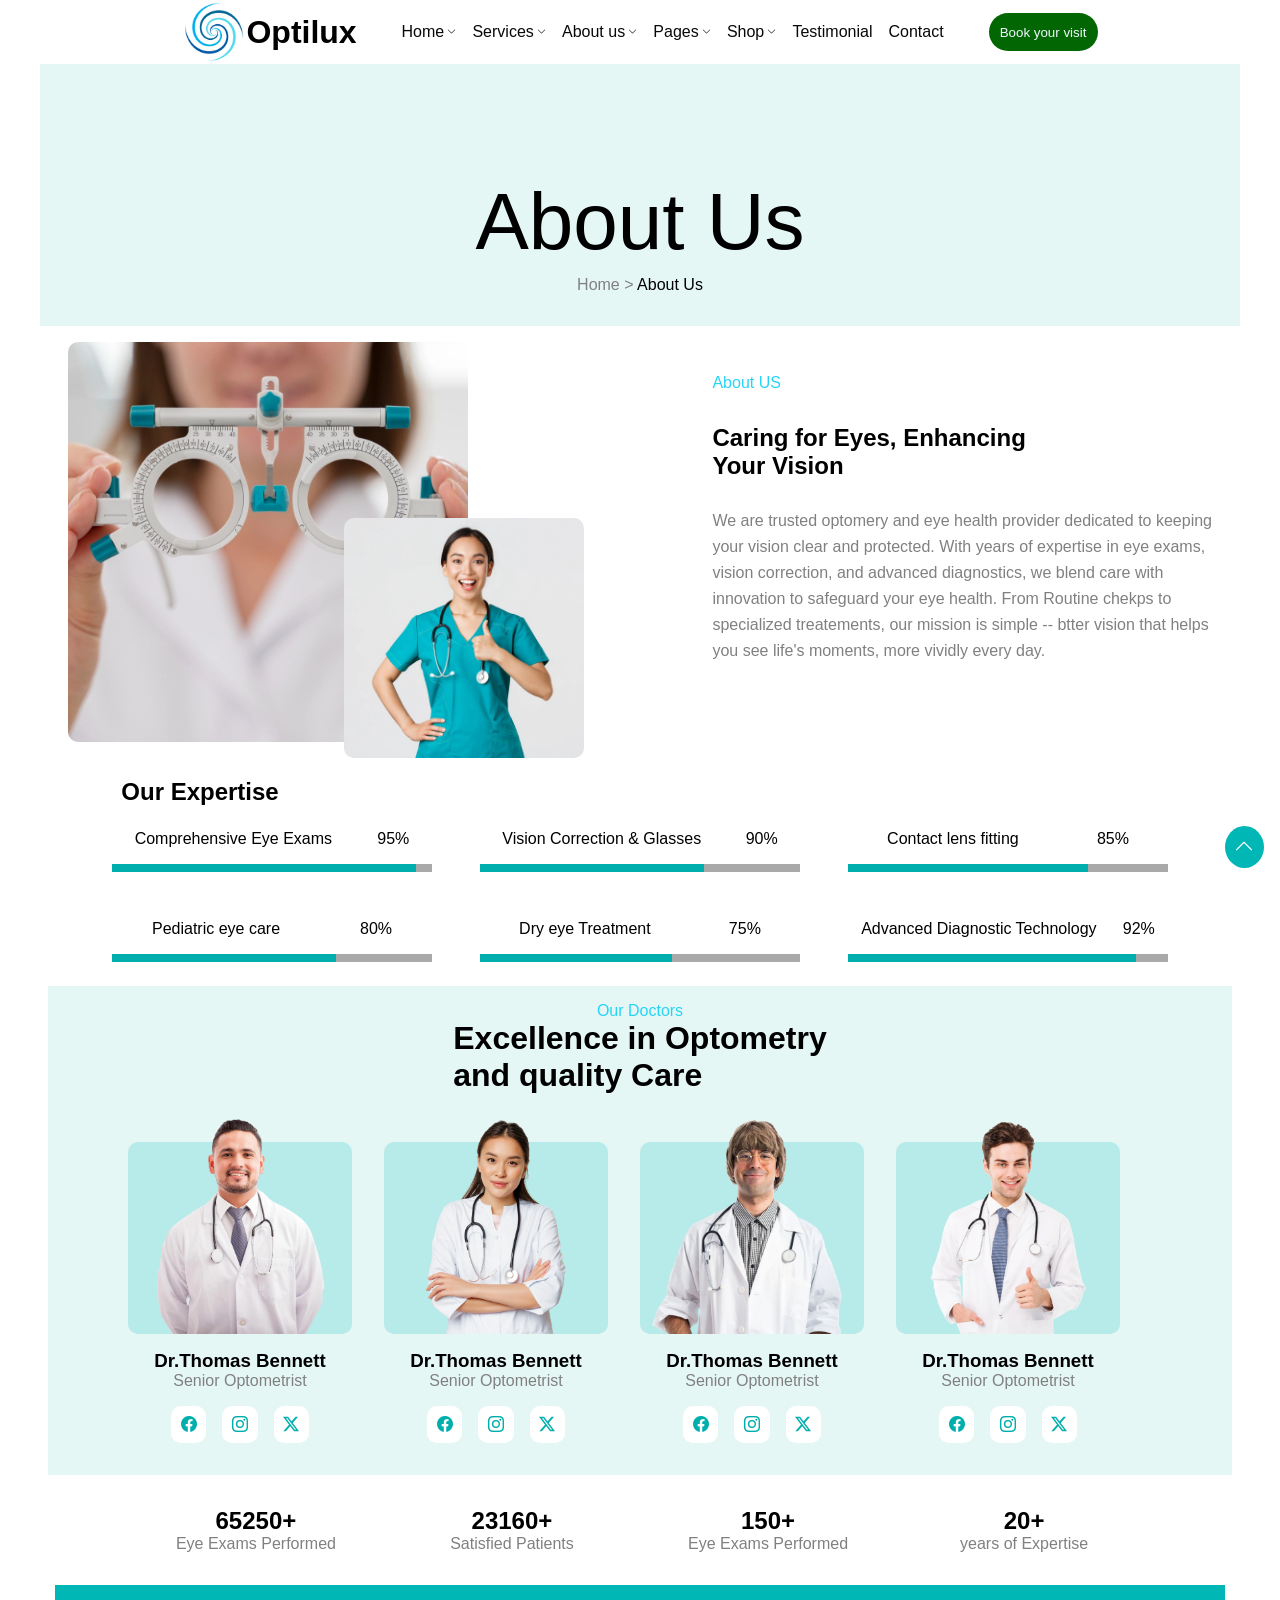
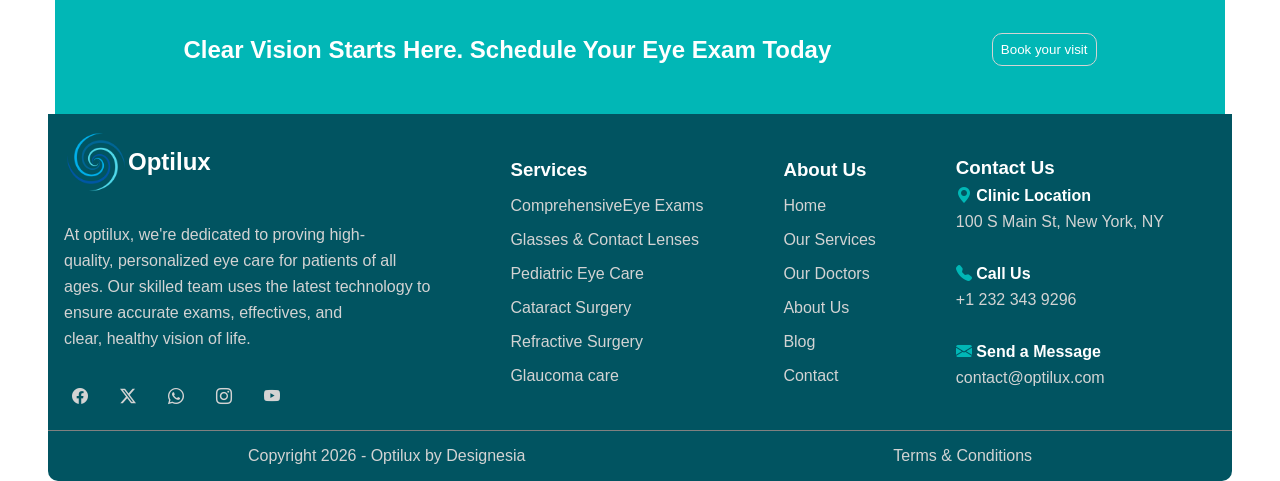
<file: about.html>
<!DOCTYPE html>
<html lang="en">
<head>
    <meta charset="UTF-8">
    <meta name="viewport" content="width=device-width, initial-scale=1.0">
    <link rel="stylesheet" href="public/css/about.css">
    <link rel="stylesheet" href="https://cdn.jsdelivr.net/npm/bootstrap-icons@1.11.3/font/bootstrap-icons.min.css">
    <title>Document</title>
     
</head>
<body>
    <header class="thetop">
        <div class="imgandtitle">
       <img src="public/images/pngtree-hurricane-vortex-logo-symbol-png-image_6435398.png" alt="">
        <h1>Optilux</h1>
        </div>
       
        <nav class="thenavbar">
         <ul>
            <li><a href="index.html">Home <i class="bi bi-chevron-down" style="font-size: xx-small;"></i></a></li>
            <li><a href="services.html">Services <i class="bi bi-chevron-down" style="font-size: xx-small;"></i></a></li>
            <li><a href="about.html">About us <i class="bi bi-chevron-down" style="font-size: xx-small;"></i></a></li>
            <li><a href="faq.html">Pages <i class="bi bi-chevron-down" style="font-size: xx-small;"></i></a></li>
            <li><a href="shop1.html">Shop <i class="bi bi-chevron-down" style="font-size: xx-small;"></i></a></li>
            <li><a href="">Testimonial</a></li>
            <li><a href="contact.html">Contact</a></li>
         </ul>
        </nav>
        <button class="btn1"><p>Book your visit</p></button>
    </header>
<main>
    <section class="conta1">
        <div class="box1">
            <h1 class="h1first">About Us</h1>
            <p><span class="grayp">Home > </span>About Us </p>
        </div>
    </section>

    <section class="conta2">
   <div class="box2">
    <img class="c2frstimg" src="public/images/massen.webp" alt="">
    <img class="c2scdimg" src="public/images/thumsup.webp" alt="">
   </div>

   <div class="box3">
    <p class="bluep">About US</p>
    <h1>Caring for Eyes, Enhancing <br> Your Vision</h1>
    <div class="clsdivtxt">
        <p class="grayp">We are trusted optomery and eye health provider dedicated to keeping
        <p class="grayp">your vision clear and protected. With years of expertise  in eye exams,</p> 
        <p class="grayp"> vision correction, and advanced diagnostics, we blend care with </p>
        <p class="grayp">innovation to safeguard your eye health. From Routine chekps to </p>
        <p class="grayp">specialized treatements, our mission is simple -- btter vision that helps</p> 
        <p class="grayp">you see life's moments, more vividly every day.</p>
    </div>
   
   </div>

    </section>
    <!--todo the start of the div that contain the last part of the section    -->
    <h2 class="marglf">Our Expertise</h2>
<div class="container2">
    <!-- ?the begin of  box3 -->
     <div class="box4">
        
        <div class="analis">
            <div class="textpercentage"><p>Comprehensive Eye Exams</p> <p class="plightgray">95%</p> </div>
            <div class="grayone"><div class="greenone"></div></div>
        </div>
        
        <div class="analis">
            <div class="textpercentage"><p>Vision Correction & Glasses</p> <p class="plightgray">90%</p> </div>
            <div class="grayone"><div class="greenone1"></div></div>
        </div>
        
        <div class="analis">
            <div class="textpercentage"><p>Contact lens fitting</p> <p class="plightgray">85%</p> </div>
            <div class="grayone"><div class="greenone2"></div></div>
        </div>
        
        <div class="analis">
            <div class="textpercentage"><p>Pediatric eye care</p> <p class="plightgray">80%</p> </div>
            <div class="grayone"><div class="greenone3"></div></div>
        </div>
        
        <div class="analis">
            <div class="textpercentage"><p>Dry eye Treatment</p> <p class="plightgray">75%</p> </div>
            <div class="grayone"><div class="greenone4"></div></div>
        </div>
        
        <div class="analis">
            <div class="textpercentage"><p>Advanced Diagnostic Technology</p> <p class="plightgray">92%</p> </div>
            <div class="grayone"><div class="greenone5"></div></div>
        </div>
        <!--? the end of the box3 -->
     </div>
<!-- todo the end of the div that contain the last part of the section -->
</div>  

<!-- the div that contain the text before the section -->
 <div class="div§txt§">
       <p class="bluep">Our Doctors</p>
       <h1>Excellence in Optometry <br> and quality Care</h1> 
    </div>
<section class="conta3">
   
    

    <div class="div-cards">
          <!--? the card that contain the img and the text and the box -->
<div>
    <div class="imgbox">
       <img class="imgmex" src="public/images/mexi.webp" alt=""> 
    </div>
    
    <div>
        <div class="txtdr">
          <h3>Dr.Thomas Bennett</h3>
        <p class="grayp">Senior Optometrist</p>  
        </div>
        
        <div class="iconconta">
            <div class="iconbox"><i class="bi bi-facebook"></i></div><div class="iconbox"><i class="bi bi-instagram"></i></div><div class="iconbox"><i class="bi bi-twitter-x"></i></div>
        </div>

    </div>
    <!--? the card that contain the img and the text and the box -->
</div>


    <!--? the card that contain the img and the text and the box -->
<div>
    <div class="imgbox">
       <img class="imgmex" src="public/images/toky.webp" alt=""> 
    </div>
    
    <div>
        <div class="txtdr">
          <h3>Dr.Thomas Bennett</h3>
        <p class="grayp">Senior Optometrist</p>  
        </div>
        
        <div class="iconconta">
            <div class="iconbox"><i class="bi bi-facebook"></i></div><div class="iconbox"><i class="bi bi-instagram"></i></div><div class="iconbox"><i class="bi bi-twitter-x"></i></div>
        </div>

    </div>
    <!--? the card that contain the img and the text and the box -->
</div>


    <!--? the card that contain the img and the text and the box -->
<div>
    <div class="imgbox">
       <img class="imgmex" src="public/images/haiw.webp" alt=""> 
    </div>
    
    <div>
        <div class="txtdr">
          <h3>Dr.Thomas Bennett</h3>
        <p class="grayp">Senior Optometrist</p>  
        </div>
        
        <div class="iconconta">
            <div class="iconbox"><i class="bi bi-facebook"></i></div><div class="iconbox"><i class="bi bi-instagram"></i></div><div class="iconbox"><i class="bi bi-twitter-x"></i></div>
        </div>

    </div>
    <!--? the card that contain the img and the text and the box -->
</div>

    <!--? the card that contain the img and the text and the box -->
<div>
    <div class="imgbox">
       <img class="imgmex" src="public/images/sthaiw.webp" alt=""> 
    </div>
    
    <div>
        <div class="txtdr">
          <h3>Dr.Thomas Bennett</h3>
        <p class="grayp">Senior Optometrist</p>  
        </div>
        
        <div class="iconconta">
            <div class="iconbox"><i class="bi bi-facebook"></i></div><div class="iconbox"><i class="bi bi-instagram"></i></div><div class="iconbox"><i class="bi bi-twitter-x"></i></div>
        </div>

    </div>
    <!--? the card that contain the img and the text and the box -->
</div>  


    </div>

</section>

<section class="conta4">
    <div class="card2">
      <h1>65250+</h1>
      <p class="grayp">Eye Exams Performed</p>
    </div>
    <div class="card2">
      <h1>23160+</h1>
      <p class="grayp">Satisfied Patients</p>
    </div>

    <div class="card2">
      <h1>150+</h1>
      <p class="grayp">Eye Exams Performed</p>
    </div>

    <div class="card2">
      <h1>20+</h1>
      <p class="grayp">years of Expertise</p>
    </div>
</section>

   <div class="vdtxt">
    <h2>Clear Vision Starts Here. Schedule Your Eye Exam Today</h2>
     <button class="btnvd">Book your visit</button>    
</div>
<section class="conta8">
       <!-- ? the div that contain the icon and the title and the text and the logos -->
        <div class="box6">
           <div class="imgandtitle">
       <img src="public/images/pngtree-hurricane-vortex-logo-symbol-png-image_6435398.png" alt="">
        <h1>Optilux</h1>
        </div>

        <div class="txt6div">
             <p class="pwhitebold">At optilux, we're dedicated to proving high-</p>
             <p class="pwhitebold">quality, personalized eye care for patients of all</p>
             <p class="pwhitebold">ages. Our skilled team uses the latest technology to </p>
             <p class="pwhitebold"> ensure accurate exams, effectives, and </p> 
             <p class="pwhitebold"> clear, healthy vision of life. </p>

        </div>
        <!-- * the div that has the logos -->
        <div class="iconboxdiv">
          <div class="iconbox2"><i class="bi bi-facebook"></i></div>
          <div class="iconbox2"><i class="bi bi-twitter-x"></i></div>
          <div class="iconbox2"><i class="bi bi-whatsapp"></i></div>
          <div class="iconbox2"><i class="bi bi-instagram"></i></div>
          
          
          <div class="iconbox2"><i class="bi bi-youtube"></i></div>

        <!-- * the end of the div that has the logos  -->
        </div>
 <!--? the div that contain the icon and the title and the text and the logos -->
        </div>

        <!-- ? the start of the div that contain the services section -->
         <div class="box7">
            <h3>Services</h3>
            <p class="pwhitebold">ComprehensiveEye Exams</p>
            <p class="pwhitebold">Glasses & Contact Lenses</p>
            <p class="pwhitebold">Pediatric Eye Care</p>
            <p class="pwhitebold">Cataract Surgery</p>
            <p class="pwhitebold">Refractive Surgery</p>
            <p class="pwhitebold">Glaucoma care</p>
          <!-- ? the end of the div that contain the services section -->
        </div>

        <!-- ? the start of the div that contain the About us part -->
         <div class="box8">
        <h3>About Us</h3>
        <p class="pwhitebold">Home</p>
        <p class="pwhitebold">Our Services</p>
        <p class="pwhitebold">Our Doctors</p>
        <p class="pwhitebold">About Us</p>
        <p class="pwhitebold">Blog</p>
        <p class="pwhitebold">Contact</p>
            <!-- ? the end of thediv that contain the About us part -->
         </div>

         <!--? the start of the div that contain the contact part  -->
         <div class="box9">
               <h3>Contact Us</h3>
               <h4><i class="bi bi-geo-alt-fill" style="color: rgb(1, 183, 182);"></i>  Clinic Location</h4>
               <p class="pwhitebold">100 S Main St, New York, NY</p>
               <br>
               <h4><i class="bi bi-telephone-fill" style="color:rgb(1, 183, 182);"></i>  Call Us</h4>
               <p class="pwhitebold"> +1 232 343 9296</p>
               <br>
               <h4><i class="bi bi-envelope-fill" style="color: rgb(1, 183, 182);"></i>  Send a Message</h4>
               <p class="pwhitebold">contact@optilux.com</p>
            <!-- ? the end of div that contain the contact part -->
         </div>
</section>
    </main>

    <footer>
        <div class="ft">
<p class="pwhitebold">Copyright 2026 - Optilux by Designesia</p>
        <p class="pwhitebold">Terms & Conditions</p>
        </div>
          <div class="btn-fxd-last"><i class="bi bi-chevron-up"></i></div>
    </footer>

    
</body>
</html>
</file>
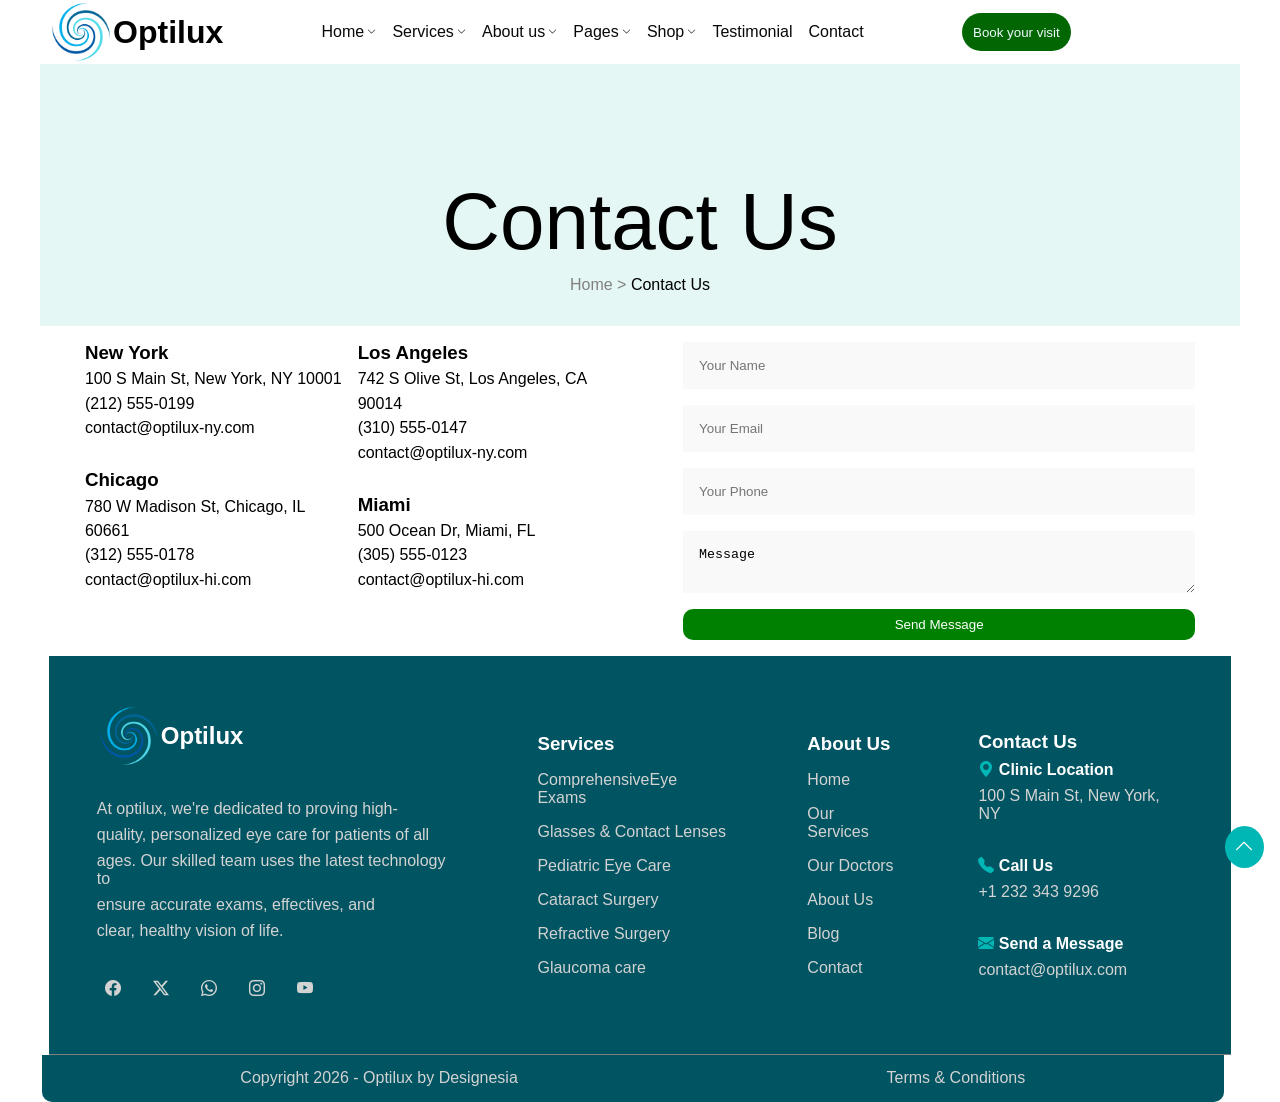
<file: contact.html>
<!DOCTYPE html>
<html lang="en">
<head>
    <meta charset="UTF-8">
    <meta name="viewport" content="width=device-width, initial-scale=1.0">
    <title>Document</title>
    <link rel="stylesheet" href="public/css/contact.css">
    <link rel="stylesheet" href="https://cdn.jsdelivr.net/npm/bootstrap-icons@1.11.3/font/bootstrap-icons.min.css">
</head>
<body>
    <header class="thetop">
        <div class="imgandtitle">
       <img src="public/images/pngtree-hurricane-vortex-logo-symbol-png-image_6435398.png" alt="">
        <h1>Optilux</h1>
        </div>
       
        <nav class="thenavbar">
         <ul>
            <li><a href="index.html">Home <i class="bi bi-chevron-down" style="font-size: xx-small;"></i></a></li>
            <li><a href="services.html">Services <i class="bi bi-chevron-down" style="font-size: xx-small;"></i></a></li>
            <li><a href="about.html">About us <i class="bi bi-chevron-down" style="font-size: xx-small;"></i></a></li>
            <li><a href="faq.html">Pages <i class="bi bi-chevron-down" style="font-size: xx-small;"></i></a></li>
            <li><a href="shop1.html">Shop <i class="bi bi-chevron-down" style="font-size: xx-small;"></i></a></li>
            <li><a href="testemolnials.html">Testimonial</a></li>
            <li><a href="contact.html">Contact</a></li>
         </ul>
        </nav>
        <button class="btn1"><p>Book your visit</p></button>
    </header>
    <main>
          <section class="conta1">
        <div class="box1">
            <h1 class="h1first">Contact Us</h1>
            <p><span class="grayp">Home > </span> Contact Us</p>
        </div>
    </section>

    <section class="conta2">

        <div class="boxinright">
          <div class="middle-box">
            <div class="txt§ct"><h3>New York</h3><p>100 S Main St, New York, NY 10001</p><p>(212) 555-0199</p><p>contact@optilux-ny.com</p></div>
            <div class="txt§ct"><h3>Chicago</h3> <p>780 W Madison St, Chicago, IL</p> <p>60661</p><p>(312) 555-0178</p><p>contact@optilux-hi.com</p></div>
        </div>

        <div class="middle-box">
            <div class="txt§ct"><h3>Los Angeles</h3><p>742 S Olive St, Los Angeles, CA </p><p>90014</p><p>(310) 555-0147</p><p>contact@optilux-ny.com</p></div>
            <div class="txt§ct"><h3>Miami</h3> <p>500 Ocean Dr, Miami, FL</p><p>(305) 555-0123</p><p>contact@optilux-hi.com</p></div>
        </div>  
        </div>
        
      
        <form class="formf" action="">
            <input class="inputb" type="text" placeholder="Your Name">
            <input class="inputb" type="text" placeholder="Your Email">
            <input class="inputb" type="text" placeholder="Your Phone">
            <textarea name="" id="" class="inputb">Message</textarea>
            <button class="btnform">Send Message</button>
        </form>
    </section>

    
    <section class="conta8">
       <!-- ? the div that contain the icon and the title and the text and the logos -->
        <div class="box6">
           <div class="imgandtitle">
       <img src="public/images/pngtree-hurricane-vortex-logo-symbol-png-image_6435398.png" alt="">
        <h1>Optilux</h1>
        </div>

        <div class="txt6div">
             <p class="pwhitebold">At optilux, we're dedicated to proving high-</p>
             <p class="pwhitebold">quality, personalized eye care for patients of all</p>
             <p class="pwhitebold">ages. Our skilled team uses the latest technology to </p>
             <p class="pwhitebold"> ensure accurate exams, effectives, and </p> 
             <p class="pwhitebold"> clear, healthy vision of life. </p>

        </div>
         <!-- * the div that has the logos -->
        <div class="iconboxdiv">
          <div class="iconbox2"><i class="bi bi-facebook"></i></div>
          <div class="iconbox2"><i class="bi bi-twitter-x"></i></div>
          <div class="iconbox2"><i class="bi bi-whatsapp"></i></div>
          <div class="iconbox2"><i class="bi bi-instagram"></i></div>
          
          
          <div class="iconbox2"><i class="bi bi-youtube"></i></div>

        <!-- * the end of the div that has the logos  -->
        </div>
 <!--? the div that contain the icon and the title and the text and the logos -->
        </div>

        <!-- ? the start of the div that contain the services section -->
         <div class="box7">
            <h3>Services</h3>
            <p class="pwhitebold">ComprehensiveEye Exams</p>
            <p class="pwhitebold">Glasses & Contact Lenses</p>
            <p class="pwhitebold">Pediatric Eye Care</p>
            <p class="pwhitebold">Cataract Surgery</p>
            <p class="pwhitebold">Refractive Surgery</p>
            <p class="pwhitebold">Glaucoma care</p>
          <!-- ? the end of the div that contain the services section -->
        </div>

        <!-- ? the start of the div that contain the About us part -->
         <div class="box8">
        <h3>About Us</h3>
        <p class="pwhitebold">Home</p>
        <p class="pwhitebold">Our Services</p>
        <p class="pwhitebold">Our Doctors</p>
        <p class="pwhitebold">About Us</p>
        <p class="pwhitebold">Blog</p>
        <p class="pwhitebold">Contact</p>
            <!-- ? the end of thediv that contain the About us part -->
         </div>

         <!--? the start of the div that contain the contact part  -->
         <div class="box9">
               <h3>Contact Us</h3>
               <h4><i class="bi bi-geo-alt-fill" style="color: rgb(1, 183, 182);"></i> Clinic Location</h4>
               <p class="pwhitebold">100 S Main St, New York, NY</p>
               <br>
               <h4><i class="bi bi-telephone-fill" style="color:rgb(1, 183, 182);"></i> Call Us</h4>
               <p class="pwhitebold"> +1 232 343 9296</p>
               <br>
               <h4><i class="bi bi-envelope-fill" style="color: rgb(1, 183, 182);"></i> Send a Message</h4>
               <p class="pwhitebold">contact@optilux.com</p>
            <!-- ? the end of div that contain the contact part -->
         </div>
</section>
    </main>
     <footer>
        <p class="pwhitebold">Copyright 2026 - Optilux by Designesia</p>
        <p class="pwhitebold">Terms & Conditions</p>
          <div class="btn-fxd-last"><i class="bi bi-chevron-up"></i></div>
    </footer>
</body>
</html>
</file>
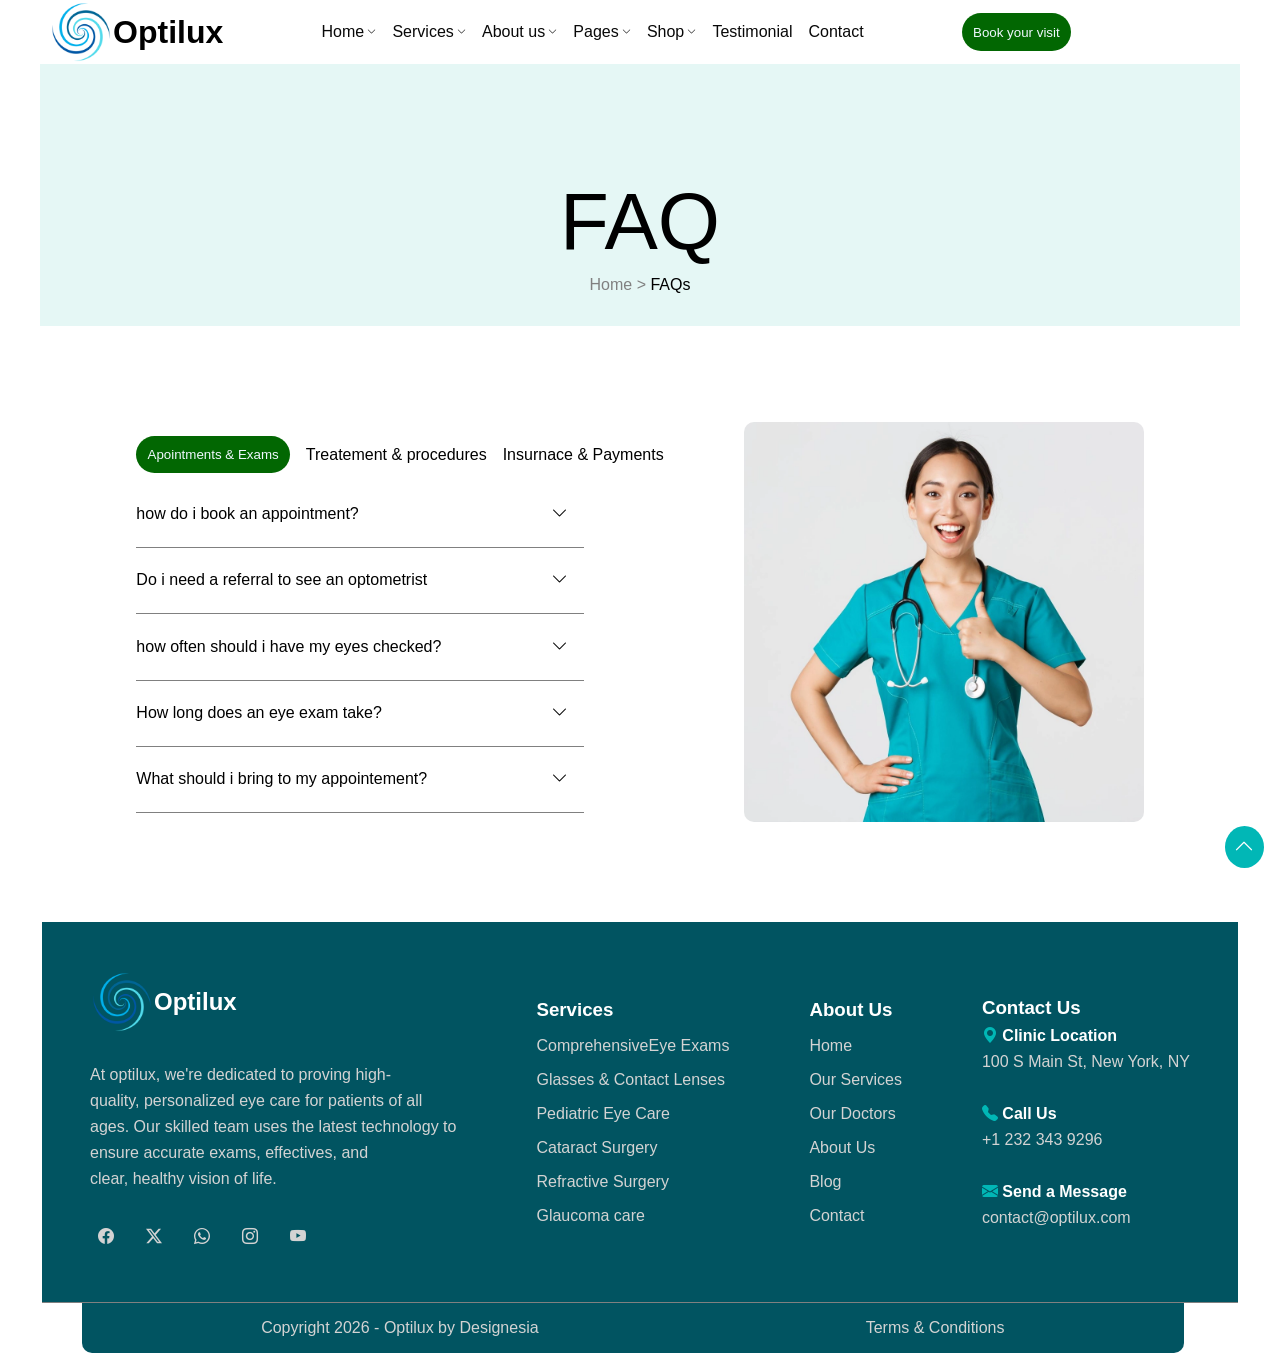
<file: faq.html>
<!DOCTYPE html>
<html lang="en">
<head>
    <meta charset="UTF-8">
    <meta name="viewport" content="width=device-width, initial-scale=1.0">
    <title>Document</title>
        <link rel="stylesheet" href="https://cdn.jsdelivr.net/npm/bootstrap-icons@1.11.3/font/bootstrap-icons.min.css">
    <link rel="stylesheet" href="public/css/faq.css">
</head>
<body>
     <header class="thetop">
        <div class="imgandtitle">
       <img src="public/images/pngtree-hurricane-vortex-logo-symbol-png-image_6435398.png" alt="">
        <h1>Optilux</h1>
        </div>
       
        <nav class="thenavbar">
         <ul>
            <li><a href="index.html">Home <i class="bi bi-chevron-down" style="font-size: xx-small;"></i></a></li>
            <li><a href="services.html">Services <i class="bi bi-chevron-down" style="font-size: xx-small;"></i></a></li>
            <li><a href="about.html">About us <i class="bi bi-chevron-down" style="font-size: xx-small;"></i></a></li>
            <li><a href="faq.html">Pages <i class="bi bi-chevron-down" style="font-size: xx-small;"></i></a></li>
            <li><a href="shop1.html">Shop <i class="bi bi-chevron-down" style="font-size: xx-small;"></i></a></li>
            <li><a href="testemolnials.html">Testimonial</a></li>
            <li><a href="contact.html">Contact</a></li>
         </ul>
        </nav>
        <button class="btn1"><p>Book your visit</p></button>
    </header>
 <main>
 <section class="conta1">
        <div class="box1">
            <h1 class="h1first">FAQ</h1>
            <p><span class="grayp">Home > </span> FAQs</p>
        </div>
    </section>

    <section class="conta7">

<div class="btn-frage">
    <div class="btn-txt-gray"><button class="btn1">Apointments & Exams</button> <p class="pgray">Treatement & procedures </p>   <p class="pgray">     Insurnace & Payments</p></div>
    
    <div class="die-frage">
        <div class="txt-icon-down"><p>how do i book an appointment?</p><p><i class="bi bi-chevron-down"></i></p></div>
        <div class="line2"></div>
        
         <div class="txt-icon-down"><p>Do i need a referral to see an optometrist</p><p><i class="bi bi-chevron-down"></i></p></div>
        <div class="line2"></div>
        
          <div class="txt-icon-down"><p>how often should i have my eyes  checked?</p><p><i class="bi bi-chevron-down"></i></p></div>
        <div class="line2"></div>
       
          <div class="txt-icon-down"> <p>How long does an eye exam take?</p><p><i class="bi bi-chevron-down"></i></p></div>
        <div class="line2"></div>
        
          <div class="txt-icon-down"><p>What should i bring to my appointement?</p><p><i class="bi bi-chevron-down"></i></p></div>
        <div class="line2"></div>
    </div>
</div>

<div class="div-of-theimage">
    <img src="public/images/thumsup.webp" alt="">
</div>
</section>


    <section class="conta8">
       <!-- ? the div that contain the icon and the title and the text and the logos -->
        <div class="box6">
           <div class="imgandtitle">
       <img src="public/images/pngtree-hurricane-vortex-logo-symbol-png-image_6435398.png" alt="">
        <h1>Optilux</h1>
        </div>

        <div class="txt6div">
             <p class="pwhitebold">At optilux, we're dedicated to proving high-</p>
             <p class="pwhitebold">quality, personalized eye care for patients of all</p>
             <p class="pwhitebold">ages. Our skilled team uses the latest technology to </p>
             <p class="pwhitebold"> ensure accurate exams, effectives, and </p> 
             <p class="pwhitebold"> clear, healthy vision of life. </p>

        </div>
         <!-- * the div that has the logos -->
        <div class="iconboxdiv">
          <div class="iconbox2"><i class="bi bi-facebook"></i></div>
          <div class="iconbox2"><i class="bi bi-twitter-x"></i></div>
          <div class="iconbox2"><i class="bi bi-whatsapp"></i></div>
          <div class="iconbox2"><i class="bi bi-instagram"></i></div>
          
          
          <div class="iconbox2"><i class="bi bi-youtube"></i></div>

        <!-- * the end of the div that has the logos  -->
        </div>
 <!--? the div that contain the icon and the title and the text and the logos -->
        </div>

        <!-- ? the start of the div that contain the services section -->
         <div class="box7">
            <h3>Services</h3>
            <p class="pwhitebold">ComprehensiveEye Exams</p>
            <p class="pwhitebold">Glasses & Contact Lenses</p>
            <p class="pwhitebold">Pediatric Eye Care</p>
            <p class="pwhitebold">Cataract Surgery</p>
            <p class="pwhitebold">Refractive Surgery</p>
            <p class="pwhitebold">Glaucoma care</p>
          <!-- ? the end of the div that contain the services section -->
        </div>

        <!-- ? the start of the div that contain the About us part -->
         <div class="box8">
        <h3>About Us</h3>
        <p class="pwhitebold">Home</p>
        <p class="pwhitebold">Our Services</p>
        <p class="pwhitebold">Our Doctors</p>
        <p class="pwhitebold">About Us</p>
        <p class="pwhitebold">Blog</p>
        <p class="pwhitebold">Contact</p>
            <!-- ? the end of thediv that contain the About us part -->
         </div>

         <!--? the start of the div that contain the contact part  -->
         <div class="box9">
               <h3>Contact Us</h3>
               <h4><i class="bi bi-geo-alt-fill" style="color: rgb(1, 183, 182);"></i> Clinic Location</h4>
               <p class="pwhitebold">100 S Main St, New York, NY</p>
               <br>
               <h4><i class="bi bi-telephone-fill" style="color:rgb(1, 183, 182);"></i> Call Us</h4>
               <p class="pwhitebold"> +1 232 343 9296</p>
               <br>
               <h4><i class="bi bi-envelope-fill" style="color: rgb(1, 183, 182);"></i> Send a Message</h4>
               <p class="pwhitebold">contact@optilux.com</p>
            <!-- ? the end of div that contain the contact part -->
         </div>
</section>
 </main>
  <footer>
        <p class="pwhitebold">Copyright 2026 - Optilux by Designesia</p>
        <p class="pwhitebold">Terms & Conditions</p>
          <div class="btn-fxd-last"><i class="bi bi-chevron-up"></i></div>
    </footer>

</body>
</html>
</file>
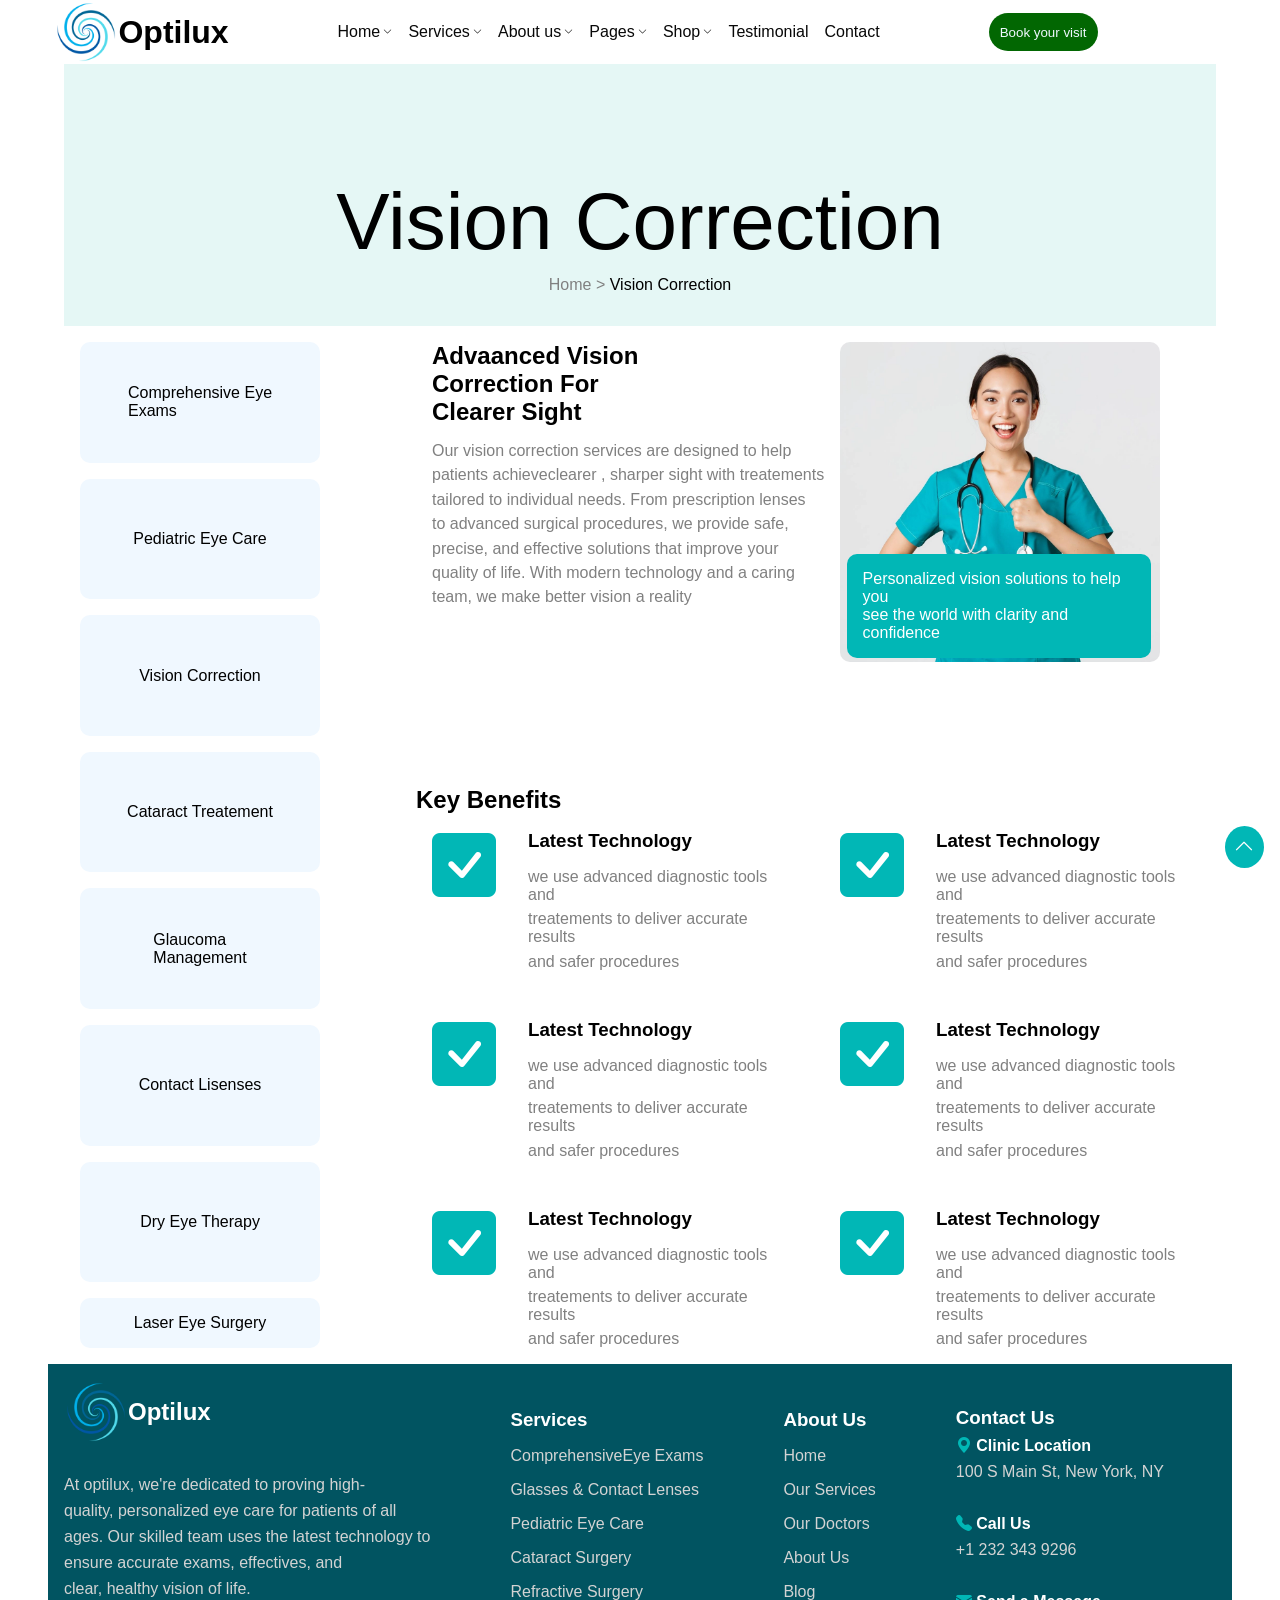
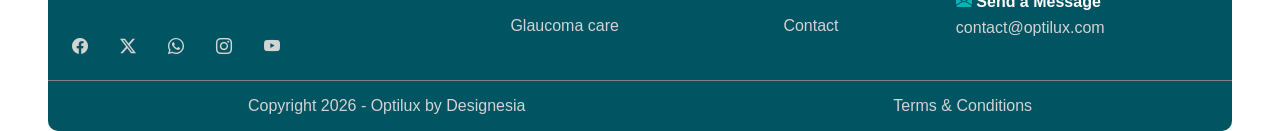
<file: services.html>
<!DOCTYPE html>
<html lang="en">
<head>
    <meta charset="UTF-8">
    <meta name="viewport" content="width=device-width, initial-scale=1.0">
    <link rel="stylesheet" href="public/css/services.css">
    <link rel="stylesheet" href="https://cdn.jsdelivr.net/npm/bootstrap-icons@1.11.3/font/bootstrap-icons.min.css">
    <title>Document</title>
     
</head>
<body>
    <header class="thetop">
        <div class="imgandtitle">
       <img src="public/images/pngtree-hurricane-vortex-logo-symbol-png-image_6435398.png" alt="">
        <h1>Optilux</h1>
        </div>
       
        <nav class="thenavbar">
         <ul>
            <li><a href="index.html">Home <i class="bi bi-chevron-down" style="font-size: xx-small;"></i></a></li>
            <li><a href="services.html">Services <i class="bi bi-chevron-down" style="font-size: xx-small;"></i></a></li>
            <li><a href="about.html">About us <i class="bi bi-chevron-down" style="font-size: xx-small;"></i></a></li>
            <li><a href="faq.html">Pages <i class="bi bi-chevron-down" style="font-size: xx-small;"></i></a></li>
            <li><a href="shop1.html">Shop <i class="bi bi-chevron-down" style="font-size: xx-small;"></i></a></li>
            <li><a href="testemolnials.html">Testimonial</a></li>
            <li><a href="contact.html">Contact</a></li>
         </ul>
        </nav>
        <button class="btn1"><p>Book your visit</p></button>
    </header>
<main>
    <section class="conta1">
        <div class="box1">
            <h1 class="h1first">Vision Correction</h1>
            <p><span class="grayp">Home > </span> Vision Correction</p>
        </div>
    </section>

    <section class="conta2">
       <div class="sidebar">
      <div class="sidecard">
        <p>Comprehensive Eye <br> Exams</p>
      </div>
      <div class="sidecard">
        <p>Pediatric Eye Care</p>
      </div>
      <div class="sidecard">
        <p>Vision Correction</p>
      </div>
      <div class="sidecard">
        <p>Cataract Treatement</p>
      </div>
      <div class="sidecard">
        <p>Glaucoma <br> Management</p>
      </div>
      <div class="sidecard">
        <p>Contact Lisenses</p>
      </div>
      <div class="sidecard">
        <p>Dry Eye Therapy</p>
      </div>
      <div class="sidecard">
        <p>Laser Eye Surgery</p>
      </div>
      <!--? the end of the div that contain the sidebar  -->
    </div>

<!-- todo the right part -->
    <div class="big1">
      <!--? the upperbox in the right -->
    <div class="upperbox">
        <!--* the satrt of the div that contain the text txt-div-titre -->
        <div class="txt-div-titre">
             <h1>Advaanced Vision <br> Correction For <br> Clearer Sight</h1>
            <div class="paragraph1">
       <p>Our vision correction services are designed to help</p>
        <p>patients achieveclearer , sharper sight with treatements</p>
        <p>tailored to individual needs. From prescription lenses </p>
        <p>to advanced surgical procedures, we provide safe, </p>
        <p>precise, and effective solutions that improve your</p>
        <p>quality of life. With modern technology and a caring </p>
        <p>team, we make better vision a reality</p>
            </div>
       <!--* the end of the div that contain the text txt-div-titre -->
    </div>

    <!-- * the start of the div that contain the image upperbox -->
       <div class="image-green-box">
    <img class="imgthums" src="public/images/thumsup.webp" alt="">
    <div class="green-box-para">
        <p>Personalized vision solutions to help you</p>
        <p>see the world with clarity and </p>
        <p>confidence</p>
    </div>
    <div>
        <p></p>
    </div>
        <!-- * the end of the div that contain the imae in the upperbox  -->
       </div>

        <!--?the end of the upperbox of the right  -->
    </div>


    <div><h2>Key Benefits</h2></div>
    <!--? the div that contain the green icons and the text  -->
     <div class="container-icon-txt">
        <!-- * the div that contain the icon and the text -->
      <div class="cul-ic-txt">
        <div class="icon-chek"><i class="bi bi-check-square-fill"></i></div>

        <div class="title-para3">
       <h3>Latest Technology</h3>
       <div  class="paragraph1">
 <p>we use advanced diagnostic tools and </p>
        <p>treatements to deliver accurate results</p>
        <p>and safer procedures</p> 
       </div>
      
        </div>
<!-- * the end of the div that contain the icon and the text -->
      </div>
        <!-- * the div that contain the icon and the text -->
      <div class="cul-ic-txt">
        <div class="icon-chek"><i class="bi bi-check-square-fill"></i></div>

        <div class="title-para3">
       <h3>Latest Technology</h3>
       <div  class="paragraph1">
 <p>we use advanced diagnostic tools and </p>
        <p>treatements to deliver accurate results</p>
        <p>and safer procedures</p> 
       </div>
      
        </div>
<!-- * the end of the div that contain the icon and the text -->
      </div>
        <!-- * the div that contain the icon and the text -->
      <div class="cul-ic-txt">
        <div class="icon-chek"><i class="bi bi-check-square-fill"></i></div>

        <div class="title-para3">
       <h3>Latest Technology</h3>
       <div  class="paragraph1">
 <p>we use advanced diagnostic tools and </p>
        <p>treatements to deliver accurate results</p>
        <p>and safer procedures</p> 
       </div>
      
        </div>
<!-- * the end of the div that contain the icon and the text -->
      </div>
        <!-- * the div that contain the icon and the text -->
      <div class="cul-ic-txt">
        <div class="icon-chek"><i class="bi bi-check-square-fill"></i></div>

        <div class="title-para3">
       <h3>Latest Technology</h3>
       <div  class="paragraph1">
 <p>we use advanced diagnostic tools and </p>
        <p>treatements to deliver accurate results</p>
        <p>and safer procedures</p> 
       </div>
      
        </div>
<!-- * the end of the div that contain the icon and the text -->
      </div>
        <!-- * the div that contain the icon and the text -->
      <div class="cul-ic-txt">
        <div class="icon-chek"><i class="bi bi-check-square-fill"></i></div>

        <div class="title-para3">
       <h3>Latest Technology</h3>
       <div  class="paragraph1">
 <p>we use advanced diagnostic tools and </p>
        <p>treatements to deliver accurate results</p>
        <p>and safer procedures</p> 
       </div>
      
        </div>
<!-- * the end of the div that contain the icon and the text -->
      </div>
        <!-- * the div that contain the icon and the text -->
      <div class="cul-ic-txt">
        <div class="icon-chek"><i class="bi bi-check-square-fill"></i></div>

        <div class="title-para3">
       <h3>Latest Technology</h3>
       <div  class="paragraph1">
 <p>we use advanced diagnostic tools and </p>
        <p>treatements to deliver accurate results</p>
        <p>and safer procedures</p> 
       </div>
      
        </div>
<!-- * the end of the div that contain the icon and the text -->
      </div>

       <!--? the div that contain the green icons and the text  -->  
     </div>  
<!-- todo the end of right part -->
    </div>
    
     
    </section>

    <section class="conta8">
       <!-- ? the div that contain the icon and the title and the text and the logos -->
        <div class="box6">
           <div class="imgandtitle">
       <img src="public/images/pngtree-hurricane-vortex-logo-symbol-png-image_6435398.png" alt="">
        <h1>Optilux</h1>
        </div>

        <div class="txt6div">
             <p class="pwhitebold">At optilux, we're dedicated to proving high-</p>
             <p class="pwhitebold">quality, personalized eye care for patients of all</p>
             <p class="pwhitebold">ages. Our skilled team uses the latest technology to </p>
             <p class="pwhitebold"> ensure accurate exams, effectives, and </p> 
             <p class="pwhitebold"> clear, healthy vision of life. </p>

        </div>
         <!-- * the div that has the logos -->
        <div class="iconboxdiv">
          <div class="iconbox2"><i class="bi bi-facebook"></i></div>
          <div class="iconbox2"><i class="bi bi-twitter-x"></i></div>
          <div class="iconbox2"><i class="bi bi-whatsapp"></i></div>
          <div class="iconbox2"><i class="bi bi-instagram"></i></div>
          
          
          <div class="iconbox2"><i class="bi bi-youtube"></i></div>

        <!-- * the end of the div that has the logos  -->
        </div>
 <!--? the div that contain the icon and the title and the text and the logos -->
        </div>

        <!-- ? the start of the div that contain the services section -->
         <div class="box7">
            <h3>Services</h3>
            <p class="pwhitebold">ComprehensiveEye Exams</p>
            <p class="pwhitebold">Glasses & Contact Lenses</p>
            <p class="pwhitebold">Pediatric Eye Care</p>
            <p class="pwhitebold">Cataract Surgery</p>
            <p class="pwhitebold">Refractive Surgery</p>
            <p class="pwhitebold">Glaucoma care</p>
          <!-- ? the end of the div that contain the services section -->
        </div>

        <!-- ? the start of the div that contain the About us part -->
         <div class="box8">
        <h3>About Us</h3>
        <p class="pwhitebold">Home</p>
        <p class="pwhitebold">Our Services</p>
        <p class="pwhitebold">Our Doctors</p>
        <p class="pwhitebold">About Us</p>
        <p class="pwhitebold">Blog</p>
        <p class="pwhitebold">Contact</p>
            <!-- ? the end of thediv that contain the About us part -->
         </div>

         <!--? the start of the div that contain the contact part  -->
         <div class="box9">
               <h3>Contact Us</h3>
               <h4><i class="bi bi-geo-alt-fill" style="color: rgb(1, 183, 182);"></i> Clinic Location</h4>
               <p class="pwhitebold">100 S Main St, New York, NY</p>
               <br>
               <h4><i class="bi bi-telephone-fill" style="color:rgb(1, 183, 182);"></i> Call Us</h4>
               <p class="pwhitebold"> +1 232 343 9296</p>
               <br>
               <h4><i class="bi bi-envelope-fill" style="color: rgb(1, 183, 182);"></i> Send a Message</h4>
               <p class="pwhitebold">contact@optilux.com</p>
            <!-- ? the end of div that contain the contact part -->
         </div>
</section>
</main>
 <footer>
  <div class="ft">
    <p class="pwhitebold">Copyright 2026 - Optilux by Designesia</p>
        <p class="pwhitebold">Terms & Conditions</p>
  </div>
    <div class="btn-fxd-last"><i class="bi bi-chevron-up"></i></div>
        
    </footer>
</body>
</html>
</file>
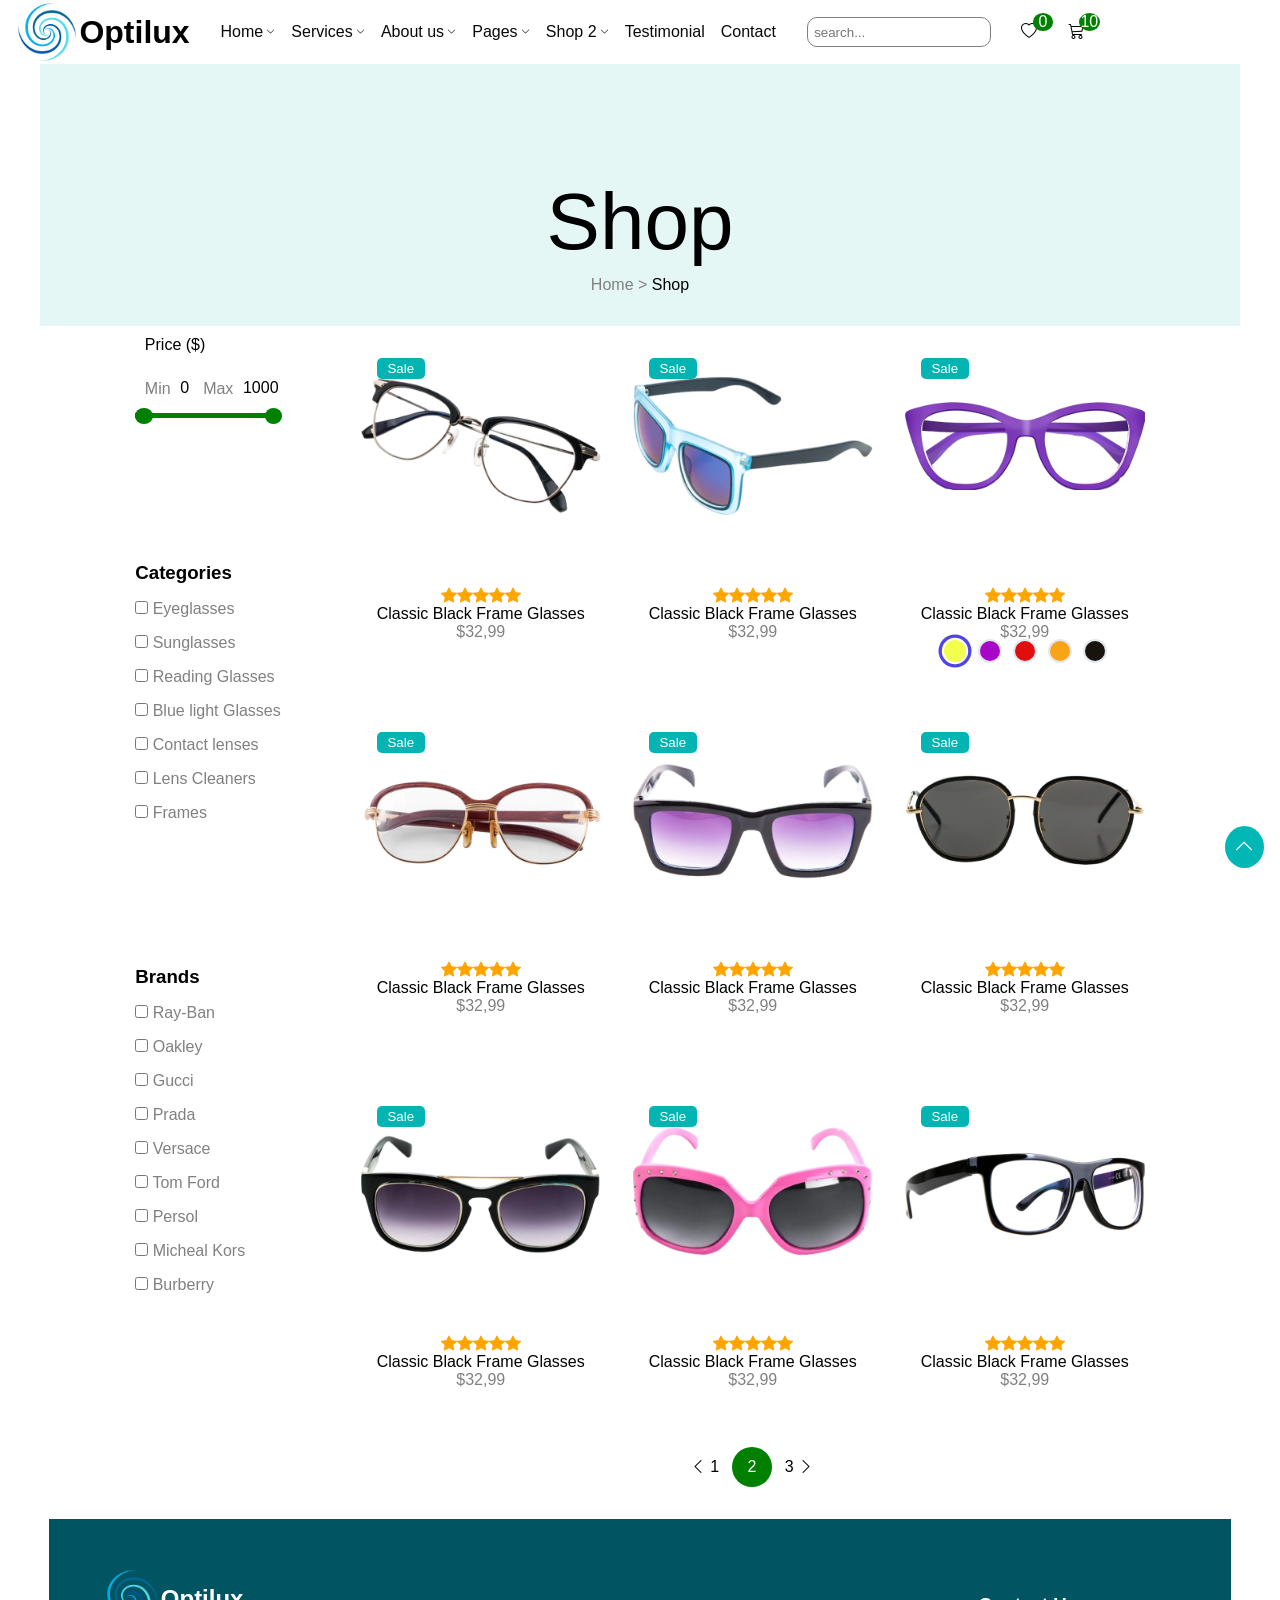
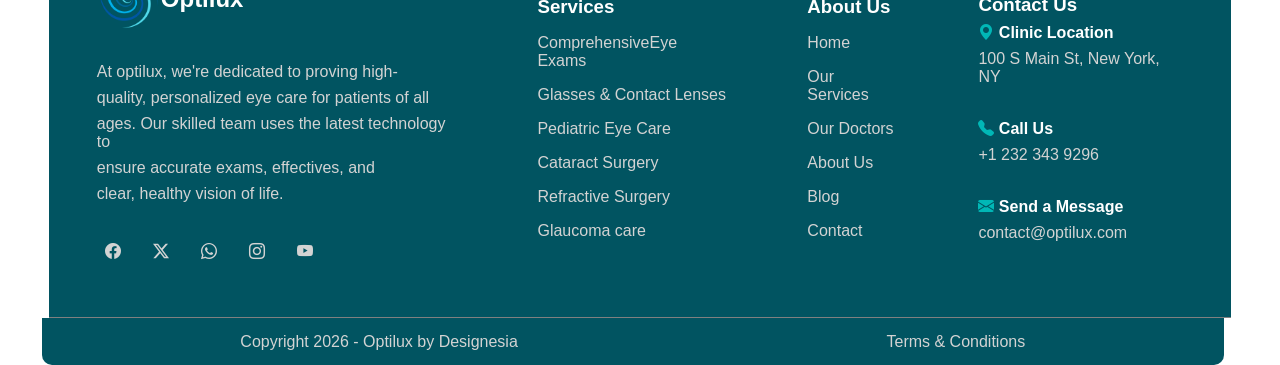
<file: shop1.html>
<!DOCTYPE html>
<html lang="en">
<head>
    <meta charset="UTF-8">
    <meta name="viewport" content="width=device-width, initial-scale=1.0">
    <title>Document</title>
    <link rel="stylesheet" href="public/css/shop1.css">
    <link rel="stylesheet" href="https://cdn.jsdelivr.net/npm/bootstrap-icons@1.11.3/font/bootstrap-icons.min.css">
</head>
<body>
 <header class="thetop">
        <div class="imgandtitle">
       <img src="public/images/pngtree-hurricane-vortex-logo-symbol-png-image_6435398.png" alt="">
        <h1>Optilux</h1>
        </div>
       
        <nav class="thenavbar">
         <ul>
            <li><a href="index.html">Home <i class="bi bi-chevron-down" style="font-size: xx-small;"></i></a></li>
            <li><a href="services.html">Services <i class="bi bi-chevron-down" style="font-size: xx-small;"></i></a></li>
            <li><a href="about.html">About us <i class="bi bi-chevron-down" style="font-size: xx-small;"></i></a></li>
            <li><a href="faq.html">Pages <i class="bi bi-chevron-down" style="font-size: xx-small;"></i></a></li>
            <li><a href="shop2.html">Shop 2 <i class="bi bi-chevron-down" style="font-size: xx-small;"></i></a></li>
            <li><a href="testemolnials.html">Testimonial</a></li>
            <li><a href="contact.html">Contact</a></li>
         </ul>
        </nav>
        <input class="input1" placeholder="search..." type="text">
        <div class="row-icon-number">
           <div class="row-icon">
                    <i class="bi bi-heart"></i>
                         <div class="box0">0</div>
           </div>

           <div class="row-icon">
                      <i class="bi bi-cart3"></i>
                      <div class="box0">10</div>
           </div>

        </div>
       
    </header>

    <main>
     <section class="conta1">
        <div class="box1">
            <h1 class="h1first">Shop</h1>
            <p><span class="grayp">Home > </span>Shop</p>
        </div>
    </section>

    <section class="conta2">
        <!--? the start of the sidebar2   -->
    <div class="sidebar2">
        <div class="theupper-box">
            <p class="graysp1">Price ($)</p>
            <p><span class="graysp">Min</span>0 <span class="graysp">Max</span>1000</p>
                   <div class="linzgrn"><div class="pntgreen"></div><div class="pointgreen"></div></div>
        </div>

        <!-- * the second box in the sidebar2 -->
         <div class="chekboxes">
            <h3>Categories</h3>
            <div class="iptcheck-box"><input type="checkbox" name="" id=""> <label for="">Eyeglasses</label></div>
            <div class="iptcheck-box"><input type="checkbox" name="" id=""> <label for="">Sunglasses</label></div>
            <div class="iptcheck-box"><input type="checkbox" name="" id=""> <label for="">Reading Glasses</label></div>
            <div class="iptcheck-box"><input type="checkbox" name="" id=""> <label for="">Blue light Glasses</label></div>
            <div class="iptcheck-box"><input type="checkbox" name="" id=""> <label for="">Contact lenses</label></div>
            <div class="iptcheck-box"><input type="checkbox" name="" id=""> <label for="">Lens Cleaners</label></div>
            <div class="iptcheck-box"><input type="checkbox" name="" id=""> <label for="">Frames</label></div>
            <!-- * the end of second box in the sidebar2 -->
         </div>

        <!-- * the second box in the sidebar2 -->
         <div class="chekboxes">
            <h3>Brands</h3>
            <div class="iptcheck-box"><input type="checkbox" name="" id=""> <label for="">Ray-Ban</label></div>
            <div class="iptcheck-box"><input type="checkbox" name="" id=""> <label for="">Oakley</label></div>
            <div class="iptcheck-box"><input type="checkbox" name="" id=""> <label for="">Gucci</label></div>
            <div class="iptcheck-box"><input type="checkbox" name="" id=""> <label for="">Prada</label></div>
            <div class="iptcheck-box"><input type="checkbox" name="" id=""> <label for="">Versace</label></div>
            <div class="iptcheck-box"><input type="checkbox" name="" id=""> <label for="">Tom Ford</label></div>
            <div class="iptcheck-box"><input type="checkbox" name="" id=""> <label for="">Persol</label></div>
            <div class="iptcheck-box"><input type="checkbox" name="" id=""> <label for="">Micheal Kors</label></div>
            <div class="iptcheck-box"><input type="checkbox" name="" id=""> <label for="">Burberry</label></div>
            <!-- * the end of second box in the sidebar2 -->
         </div>
     <!--?the end of the sidebar2  -->
    </div>

    <!-- ? the div of the right part of the section -->
     <div class="container-right">
        
           <!-- * the card in the right part -->
            <div class="card-right">
                <img src="public/images/glasses1.webp" alt="">
                <button class="grn-btn">Sale</button>
                <div class="icon-overlay">
    <a href="#" class="icon"><i class="bi bi-bag-check"></i></a>
    <a href="#" class="icon"><i class="bi bi-cart4"></i></a>
    <a href="#" class="icon"><i class="bi bi-shop"></i></a>
  </div>
                <div>
             <i class="bi bi-star-fill class5"></i><i class="bi bi-star-fill class5"></i><i class="bi bi-star-fill class5"></i><i class="bi bi-star-fill class5"></i><i class="bi bi-star-fill class5"></i>    
                </div>
               <p>Classic Black Frame Glasses</p>
                    <p class="grayprice">$32,99</p>
            </div>
            <!-- * the card in the right part -->

           <!-- * the card in the right part -->
            <div class="card-right">
                <img src="public/images/glasses2.webp" alt="">
                <button class="grn-btn">Sale</button>
                 <div class="icon-overlay">
    <a href="#" class="icon"><i class="bi bi-bag-check"></i></a>
    <a href="#" class="icon"><i class="bi bi-cart4"></i></a>
    <a href="#" class="icon"><i class="bi bi-shop"></i></a>
  </div>
                <div>
             <i class="bi bi-star-fill class5"></i><i class="bi bi-star-fill class5"></i><i class="bi bi-star-fill class5"></i><i class="bi bi-star-fill class5"></i><i class="bi bi-star-fill class5"></i>    
                </div>
               <p>Classic Black Frame Glasses</p>
                    <p class="grayprice">$32,99</p>
            </div>
            <!-- * the card in the right part -->

           <!-- * the card in the right part -->
            <div class="card-right">
                <img src="public/images/glasses3.webp" alt="">
                <button class="grn-btn">Sale</button>
                 <div class="icon-overlay">
    <a href="#" class="icon"><i class="bi bi-bag-check"></i></a>
    <a href="#" class="icon"><i class="bi bi-cart4"></i></a>
    <a href="#" class="icon"><i class="bi bi-shop"></i></a>
  </div>
                <div>
             <i class="bi bi-star-fill class5"></i><i class="bi bi-star-fill class5"></i><i class="bi bi-star-fill class5"></i><i class="bi bi-star-fill class5"></i><i class="bi bi-star-fill class5"></i>    
                </div>
               <p>Classic Black Frame Glasses</p>
                    <p class="grayprice">$32,99</p>

                    <div class="color-selector">
  
 
   
  <div class="swatch-group">
   
    <label class="swatch-label">
      <input type="radio" name="product-color" value="red" checked>
      <span class="swatch" style="background-color: #f3ff4d;"></span>
    </label>

  
    <label class="swatch-label">
      <input type="radio" name="product-color" value="blue">
      <span class="swatch" style="background-color: #a705c8;"></span>
    </label>


    <label class="swatch-label">
      <input type="radio" name="product-color" value="green">
      <span class="swatch" style="background-color: #e10e0e;"></span>
    </label>

   
    <label class="swatch-label">
      <input type="radio" name="product-color" value="black">
      <span class="swatch" style="background-color: #faa317;"></span>
    </label>
   
    <label class="swatch-label">
      <input type="radio" name="product-color" value="black">
      <span class="swatch" style="background-color: #18130c;"></span>
    </label>
  </div>
</div>

            </div>
            <!-- * the card in the right part -->


           <!-- * the card in the right part -->
            <div class="card-right">
                <img src="public/images/glasses4.webp" alt="">
                <button class="grn-btn">Sale</button>
                 <div class="icon-overlay">
    <a href="#" class="icon"><i class="bi bi-bag-check"></i></a>
    <a href="#" class="icon"><i class="bi bi-cart4"></i></a>
    <a href="#" class="icon"><i class="bi bi-shop"></i></a>
  </div>
                <div>
             <i class="bi bi-star-fill class5"></i><i class="bi bi-star-fill class5"></i><i class="bi bi-star-fill class5"></i><i class="bi bi-star-fill class5"></i><i class="bi bi-star-fill class5"></i>    
                </div>
               <p>Classic Black Frame Glasses</p>
                    <p class="grayprice">$32,99</p>
            </div>
            <!-- * the card in the right part -->

           <!-- * the card in the right part -->
            <div class="card-right">
                <img src="public/images/glasses5.webp" alt="">
                <button class="grn-btn">Sale</button>
                 <div class="icon-overlay">
    <a href="#" class="icon"><i class="bi bi-bag-check"></i></a>
    <a href="#" class="icon"><i class="bi bi-cart4"></i></a>
    <a href="#" class="icon"><i class="bi bi-shop"></i></a>
  </div>
                <div>
             <i class="bi bi-star-fill class5"></i><i class="bi bi-star-fill class5"></i><i class="bi bi-star-fill class5"></i><i class="bi bi-star-fill class5"></i><i class="bi bi-star-fill class5"></i>    
                </div>
               <p>Classic Black Frame Glasses</p>
                    <p class="grayprice">$32,99</p>
            </div>
            <!-- * the card in the right part -->

           <!-- * the card in the right part -->
            <div class="card-right">
                <img src="public/images/glasses6.webp" alt="">
                <button class="grn-btn">Sale</button>
                 <div class="icon-overlay">
    <a href="#" class="icon"><i class="bi bi-bag-check"></i></a>
    <a href="#" class="icon"><i class="bi bi-cart4"></i></a>
    <a href="#" class="icon"><i class="bi bi-shop"></i></a>
  </div>
                <div>
             <i class="bi bi-star-fill class5"></i><i class="bi bi-star-fill class5"></i><i class="bi bi-star-fill class5"></i><i class="bi bi-star-fill class5"></i><i class="bi bi-star-fill class5"></i>    
                </div>
               <p>Classic Black Frame Glasses</p>
                    <p class="grayprice">$32,99</p>
            </div>
            <!-- * the card in the right part -->

           <!-- * the card in the right part -->
            <div class="card-right">
                <img src="public/images/glasses7.webp" alt="">
                <button class="grn-btn">Sale</button>
                 <div class="icon-overlay">
    <a href="#" class="icon"><i class="bi bi-bag-check"></i></a>
    <a href="#" class="icon"><i class="bi bi-cart4"></i></a>
    <a href="#" class="icon"><i class="bi bi-shop"></i></a>
  </div>
                <div>
             <i class="bi bi-star-fill class5"></i><i class="bi bi-star-fill class5"></i><i class="bi bi-star-fill class5"></i><i class="bi bi-star-fill class5"></i><i class="bi bi-star-fill class5"></i>    
                </div>
               <p>Classic Black Frame Glasses</p>
                    <p class="grayprice">$32,99</p>
            </div>
            <!-- * the card in the right part -->

           <!-- * the card in the right part -->
            <div class="card-right">
                <img src="public/images/glasses8.webp" alt="">
                <button class="grn-btn">Sale</button>
                 <div class="icon-overlay">
    <a href="#" class="icon"><i class="bi bi-bag-check"></i></a>
    <a href="#" class="icon"><i class="bi bi-cart4"></i></a>
    <a href="#" class="icon"><i class="bi bi-shop"></i></a>
  </div>
                <div>
             <i class="bi bi-star-fill class5"></i><i class="bi bi-star-fill class5"></i><i class="bi bi-star-fill class5"></i><i class="bi bi-star-fill class5"></i><i class="bi bi-star-fill class5"></i>    
                </div>
               <p>Classic Black Frame Glasses</p>
                    <p class="grayprice">$32,99</p>
            </div>
            <!-- * the card in the right part -->

           <!-- * the card in the right part -->
            <div class="card-right">
                <img src="public/images/glasses9.webp" alt="">
                <button class="grn-btn">Sale</button>
                 <div class="icon-overlay">
    <a href="#" class="icon"><i class="bi bi-bag-check"></i></a>
    <a href="#" class="icon"><i class="bi bi-cart4"></i></a>
    <a href="#" class="icon"><i class="bi bi-shop"></i></a>
  </div>
                <div>
             <i class="bi bi-star-fill class5"></i><i class="bi bi-star-fill class5"></i><i class="bi bi-star-fill class5"></i><i class="bi bi-star-fill class5"></i><i class="bi bi-star-fill class5"></i>    
                </div>
               <p>Classic Black Frame Glasses</p>
                    <p class="grayprice">$32,99</p>
            </div>
            <!-- * the card in the right part -->
        <!-- ? the end of the div of the right part of the section -->
     </div>
    </section>

    <section class="conta3">
        <div class="boxc3">
         <p class="boxc"><i class="bi bi-chevron-left"></i><span> 1</span></p><div class="padgrn">2</div><p><span> 3 </span> <i class="bi bi-chevron-right"></i></p>   
        </div>
        
    </section>

    
    <section class="conta8">
       <!-- ? the div that contain the icon and the title and the text and the logos -->
        <div class="box6">
           <div class="imgandtitle">
       <img src="public/images/pngtree-hurricane-vortex-logo-symbol-png-image_6435398.png" alt="">
        <h1>Optilux</h1>
        </div>

        <div class="txt6div">
             <p class="pwhitebold">At optilux, we're dedicated to proving high-</p>
             <p class="pwhitebold">quality, personalized eye care for patients of all</p>
             <p class="pwhitebold">ages. Our skilled team uses the latest technology to </p>
             <p class="pwhitebold"> ensure accurate exams, effectives, and </p> 
             <p class="pwhitebold"> clear, healthy vision of life. </p>

        </div>
         <!-- * the div that has the logos -->
        <div class="iconboxdiv">
          <div class="iconbox2"><i class="bi bi-facebook"></i></div>
          <div class="iconbox2"><i class="bi bi-twitter-x"></i></div>
          <div class="iconbox2"><i class="bi bi-whatsapp"></i></div>
          <div class="iconbox2"><i class="bi bi-instagram"></i></div>
          
          
          <div class="iconbox2"><i class="bi bi-youtube"></i></div>

        <!-- * the end of the div that has the logos  -->
        </div>
 <!--? the div that contain the icon and the title and the text and the logos -->
        </div>

        <!-- ? the start of the div that contain the services section -->
         <div class="box7">
            <h3>Services</h3>
            <p class="pwhitebold">ComprehensiveEye Exams</p>
            <p class="pwhitebold">Glasses & Contact Lenses</p>
            <p class="pwhitebold">Pediatric Eye Care</p>
            <p class="pwhitebold">Cataract Surgery</p>
            <p class="pwhitebold">Refractive Surgery</p>
            <p class="pwhitebold">Glaucoma care</p>
          <!-- ? the end of the div that contain the services section -->
        </div>

        <!-- ? the start of the div that contain the About us part -->
         <div class="box8">
        <h3>About Us</h3>
        <p class="pwhitebold">Home</p>
        <p class="pwhitebold">Our Services</p>
        <p class="pwhitebold">Our Doctors</p>
        <p class="pwhitebold">About Us</p>
        <p class="pwhitebold">Blog</p>
        <p class="pwhitebold">Contact</p>
            <!-- ? the end of thediv that contain the About us part -->
         </div>

         <!--? the start of the div that contain the contact part  -->
         <div class="box9">
               <h3>Contact Us</h3>
               <h4><i class="bi bi-geo-alt-fill" style="color: rgb(1, 183, 182);"></i> Clinic Location</h4>
               <p class="pwhitebold">100 S Main St, New York, NY</p>
               <br>
               <h4><i class="bi bi-telephone-fill" style="color:rgb(1, 183, 182);"></i> Call Us</h4>
               <p class="pwhitebold"> +1 232 343 9296</p>
               <br>
               <h4><i class="bi bi-envelope-fill" style="color: rgb(1, 183, 182);"></i> Send a Message</h4>
               <p class="pwhitebold">contact@optilux.com</p>
            <!-- ? the end of div that contain the contact part -->
         </div>
</section>

    </main>

      <footer>
        <p class="pwhitebold">Copyright 2026 - Optilux by Designesia</p>
        <p class="pwhitebold">Terms & Conditions</p>
          <div class="btn-fxd-last"><i class="bi bi-chevron-up"></i></div>
    </footer>
</body>
</html>
</file>
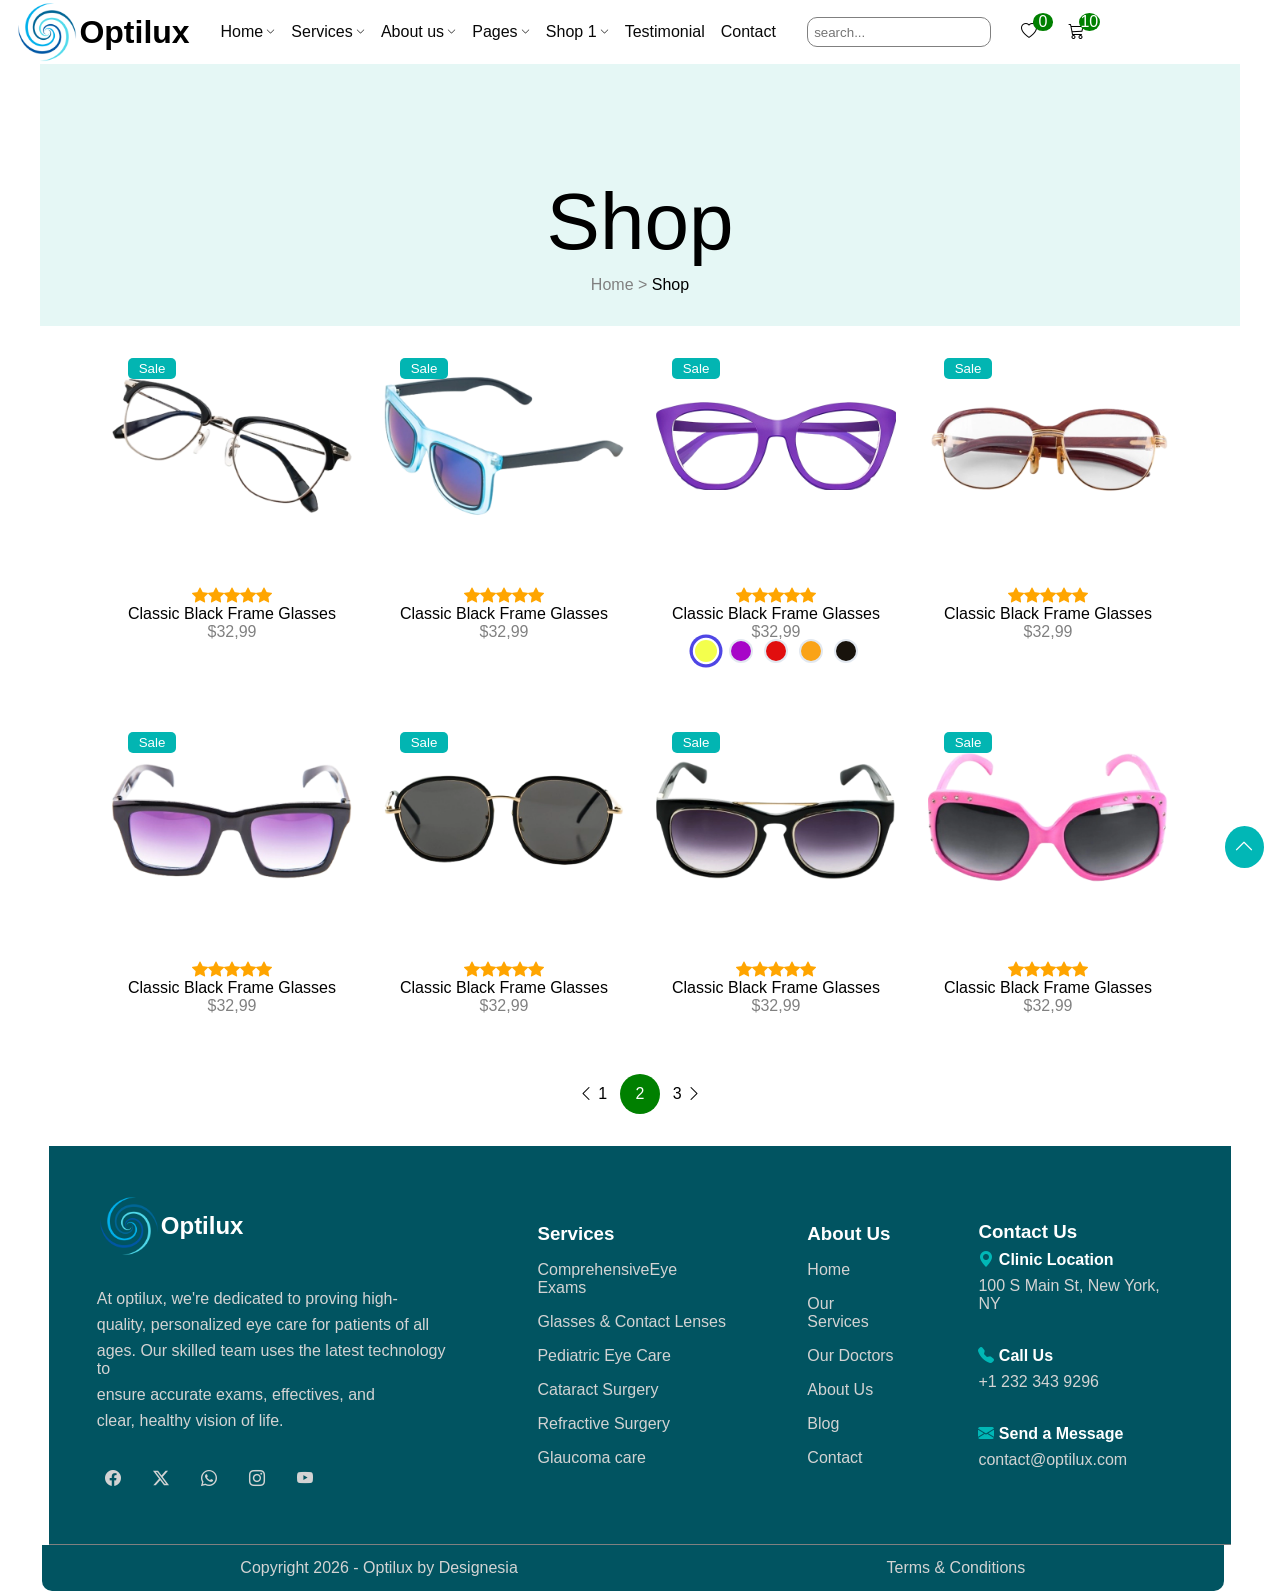
<file: shop2.html>
<!DOCTYPE html>
<html lang="en">
<head>
    <meta charset="UTF-8">
    <meta name="viewport" content="width=device-width, initial-scale=1.0">
     <link rel="stylesheet" href="https://cdn.jsdelivr.net/npm/bootstrap-icons@1.11.3/font/bootstrap-icons.min.css">
    <title>Document</title>
   <link rel="stylesheet" href="public/css/shop2.css">
</head>
<body>
    <header class="thetop">
        <div class="imgandtitle">
       <img src="public/images/pngtree-hurricane-vortex-logo-symbol-png-image_6435398.png" alt="">
        <h1>Optilux</h1>
        </div>
       
        <nav class="thenavbar">
         <ul>
            <li><a href="index.html">Home <i class="bi bi-chevron-down" style="font-size: xx-small;"></i></a></li>
            <li><a href="services.html">Services <i class="bi bi-chevron-down" style="font-size: xx-small;"></i></a></li>
            <li><a href="about.html">About us <i class="bi bi-chevron-down" style="font-size: xx-small;"></i></a></li>
            <li><a href="faq.html">Pages <i class="bi bi-chevron-down" style="font-size: xx-small;"></i></a></li>
            <li><a href="shop1.html">Shop 1 <i class="bi bi-chevron-down" style="font-size: xx-small;"></i></a></li>
            <li><a href="testemolnials.html">Testimonial</a></li>
            <li><a href="contact.html">Contact</a></li>
         </ul>
        </nav>
        <input class="input1" placeholder="search..." type="text">
        <div class="row-icon-number">
           <div class="row-icon">
                    <i class="bi bi-heart"></i>
                         <div class="box0">0</div>
           </div>

           <div class="row-icon">
                      <i class="bi bi-cart3"></i>
                      <div class="box0">10</div>
           </div>

        </div>
       
    </header>

    <main>
         <section class="conta1">
        <div class="box1">
            <h1 class="h1first">Shop</h1>
            <p><span class="grayp">Home > </span>Shop</p>
        </div>
    </section>

     <!-- ? the div of the right part of the section -->
     <section class="container-right">
        
           <!-- * the card in the right part -->
            <div class="card-right">
                <img src="public/images/glasses1.webp" alt="">
                <button class="grn-btn">Sale</button>
                 <div class="icon-overlay">
    <a href="#" class="icon"><i class="bi bi-bag-check"></i></a>
    <a href="#" class="icon"><i class="bi bi-cart4"></i></a>
    <a href="#" class="icon"><i class="bi bi-shop"></i></a>
  </div>
                <div>
             <i class="bi bi-star-fill class5"></i><i class="bi bi-star-fill class5"></i><i class="bi bi-star-fill class5"></i><i class="bi bi-star-fill class5"></i><i class="bi bi-star-fill class5"></i>    
                </div>
               <p>Classic Black Frame Glasses</p>
                    <p class="grayprice">$32,99</p>
            </div>
            <!-- * the card in the right part -->

           <!-- * the card in the right part -->
            <div class="card-right">
                <img src="public/images/glasses2.webp" alt="">
                <button class="grn-btn">Sale</button>
                 <div class="icon-overlay">
    <a href="#" class="icon"><i class="bi bi-bag-check"></i></a>
    <a href="#" class="icon"><i class="bi bi-cart4"></i></a>
    <a href="#" class="icon"><i class="bi bi-shop"></i></a>
  </div>
                <div>
             <i class="bi bi-star-fill class5"></i><i class="bi bi-star-fill class5"></i><i class="bi bi-star-fill class5"></i><i class="bi bi-star-fill class5"></i><i class="bi bi-star-fill class5"></i>    
                </div>
               <p>Classic Black Frame Glasses</p>
                    <p class="grayprice">$32,99</p>
            </div>
            <!-- * the card in the right part -->

           <!-- * the card in the right part -->
            <div class="card-right">
                <img src="public/images/glasses3.webp" alt="">
                <button class="grn-btn">Sale</button>
                 <div class="icon-overlay">
    <a href="#" class="icon"><i class="bi bi-bag-check"></i></a>
    <a href="#" class="icon"><i class="bi bi-cart4"></i></a>
    <a href="#" class="icon"><i class="bi bi-shop"></i></a>
  </div>
                <div>
             <i class="bi bi-star-fill class5"></i><i class="bi bi-star-fill class5"></i><i class="bi bi-star-fill class5"></i><i class="bi bi-star-fill class5"></i><i class="bi bi-star-fill class5"></i>    
                </div>
               <p>Classic Black Frame Glasses</p>
                    <p class="grayprice">$32,99</p>

                    <div class="color-selector">
  
 
   
  <div class="swatch-group">
   
    <label class="swatch-label">
      <input type="radio" name="product-color" value="red" checked>
      <span class="swatch" style="background-color: #f3ff4d;"></span>
    </label>

  
    <label class="swatch-label">
      <input type="radio" name="product-color" value="blue">
      <span class="swatch" style="background-color: #a705c8;"></span>
    </label>


    <label class="swatch-label">
      <input type="radio" name="product-color" value="green">
      <span class="swatch" style="background-color: #e10e0e;"></span>
    </label>

   
    <label class="swatch-label">
      <input type="radio" name="product-color" value="black">
      <span class="swatch" style="background-color: #faa317;"></span>
    </label>
   
    <label class="swatch-label">
      <input type="radio" name="product-color" value="black">
      <span class="swatch" style="background-color: #18130c;"></span>
    </label>
  </div>
</div>

            </div>
            <!-- * the card in the right part -->


           <!-- * the card in the right part -->
            <div class="card-right">
                <img src="public/images/glasses4.webp" alt="">
                <button class="grn-btn">Sale</button>
                 <div class="icon-overlay">
    <a href="#" class="icon"><i class="bi bi-bag-check"></i></a>
    <a href="#" class="icon"><i class="bi bi-cart4"></i></a>
    <a href="#" class="icon"><i class="bi bi-shop"></i></a>
  </div>
                <div>
             <i class="bi bi-star-fill class5"></i><i class="bi bi-star-fill class5"></i><i class="bi bi-star-fill class5"></i><i class="bi bi-star-fill class5"></i><i class="bi bi-star-fill class5"></i>    
                </div>
               <p>Classic Black Frame Glasses</p>
                    <p class="grayprice">$32,99</p>
            </div>
            <!-- * the card in the right part -->

           <!-- * the card in the right part -->
            <div class="card-right">
                <img src="public/images/glasses5.webp" alt="">
                <button class="grn-btn">Sale</button>
                 <div class="icon-overlay">
    <a href="#" class="icon"><i class="bi bi-bag-check"></i></a>
    <a href="#" class="icon"><i class="bi bi-cart4"></i></a>
    <a href="#" class="icon"><i class="bi bi-shop"></i></a>
  </div>
                <div>
             <i class="bi bi-star-fill class5"></i><i class="bi bi-star-fill class5"></i><i class="bi bi-star-fill class5"></i><i class="bi bi-star-fill class5"></i><i class="bi bi-star-fill class5"></i>    
                </div>
               <p>Classic Black Frame Glasses</p>
                    <p class="grayprice">$32,99</p>
            </div>
            <!-- * the card in the right part -->

           <!-- * the card in the right part -->
            <div class="card-right">
                <img src="public/images/glasses6.webp" alt="">
                <button class="grn-btn">Sale</button>
                 <div class="icon-overlay">
    <a href="#" class="icon"><i class="bi bi-bag-check"></i></a>
    <a href="#" class="icon"><i class="bi bi-cart4"></i></a>
    <a href="#" class="icon"><i class="bi bi-shop"></i></a>
  </div>
                <div>
             <i class="bi bi-star-fill class5"></i><i class="bi bi-star-fill class5"></i><i class="bi bi-star-fill class5"></i><i class="bi bi-star-fill class5"></i><i class="bi bi-star-fill class5"></i>    
                </div>
               <p>Classic Black Frame Glasses</p>
                    <p class="grayprice">$32,99</p>
            </div>
            <!-- * the card in the right part -->

           <!-- * the card in the right part -->
            <div class="card-right">
                <img src="public/images/glasses7.webp" alt="">
                <button class="grn-btn">Sale</button>
                 <div class="icon-overlay">
    <a href="#" class="icon"><i class="bi bi-bag-check"></i></a>
    <a href="#" class="icon"><i class="bi bi-cart4"></i></a>
    <a href="#" class="icon"><i class="bi bi-shop"></i></a>
  </div>
                <div>
             <i class="bi bi-star-fill class5"></i><i class="bi bi-star-fill class5"></i><i class="bi bi-star-fill class5"></i><i class="bi bi-star-fill class5"></i><i class="bi bi-star-fill class5"></i>    
                </div>
               <p>Classic Black Frame Glasses</p>
                    <p class="grayprice">$32,99</p>
            </div>
            <!-- * the card in the right part -->

           <!-- * the card in the right part -->
            <div class="card-right">
                <img src="public/images/glasses8.webp" alt="">
                <button class="grn-btn">Sale</button>
                 <div class="icon-overlay">
    <a href="#" class="icon"><i class="bi bi-bag-check"></i></a>
    <a href="#" class="icon"><i class="bi bi-cart4"></i></a>
    <a href="#" class="icon"><i class="bi bi-shop"></i></a>
  </div>
                <div>
             <i class="bi bi-star-fill class5"></i><i class="bi bi-star-fill class5"></i><i class="bi bi-star-fill class5"></i><i class="bi bi-star-fill class5"></i><i class="bi bi-star-fill class5"></i>    
                </div>
               <p>Classic Black Frame Glasses</p>
                    <p class="grayprice">$32,99</p>
            </div>
            <!-- * the card in the right part -->

    
        <!-- ? the end of the div of the right part of the section -->
     </section>
   
    <section class="conta3">
        <div class="boxc3">
         <p class="boxc"><i class="bi bi-chevron-left"></i><span> 1</span></p><div class="padgrn">2</div><p><span> 3 </span> <i class="bi bi-chevron-right"></i></p>   
        </div>
        
    </section>

    
    <section class="conta8">
       <!-- ? the div that contain the icon and the title and the text and the logos -->
        <div class="box6">
           <div class="imgandtitle">
       <img src="public/images/pngtree-hurricane-vortex-logo-symbol-png-image_6435398.png" alt="">
        <h1>Optilux</h1>
        </div>

        <div class="txt6div">
             <p class="pwhitebold">At optilux, we're dedicated to proving high-</p>
             <p class="pwhitebold">quality, personalized eye care for patients of all</p>
             <p class="pwhitebold">ages. Our skilled team uses the latest technology to </p>
             <p class="pwhitebold"> ensure accurate exams, effectives, and </p> 
             <p class="pwhitebold"> clear, healthy vision of life. </p>

        </div>
         <!-- * the div that has the logos -->
        <div class="iconboxdiv">
          <div class="iconbox2"><i class="bi bi-facebook"></i></div>
          <div class="iconbox2"><i class="bi bi-twitter-x"></i></div>
          <div class="iconbox2"><i class="bi bi-whatsapp"></i></div>
          <div class="iconbox2"><i class="bi bi-instagram"></i></div>
          
          
          <div class="iconbox2"><i class="bi bi-youtube"></i></div>

        <!-- * the end of the div that has the logos  -->
        </div>
 <!--? the div that contain the icon and the title and the text and the logos -->
        </div>

        <!-- ? the start of the div that contain the services section -->
         <div class="box7">
            <h3>Services</h3>
            <p class="pwhitebold">ComprehensiveEye Exams</p>
            <p class="pwhitebold">Glasses & Contact Lenses</p>
            <p class="pwhitebold">Pediatric Eye Care</p>
            <p class="pwhitebold">Cataract Surgery</p>
            <p class="pwhitebold">Refractive Surgery</p>
            <p class="pwhitebold">Glaucoma care</p>
          <!-- ? the end of the div that contain the services section -->
        </div>

        <!-- ? the start of the div that contain the About us part -->
         <div class="box8">
        <h3>About Us</h3>
        <p class="pwhitebold">Home</p>
        <p class="pwhitebold">Our Services</p>
        <p class="pwhitebold">Our Doctors</p>
        <p class="pwhitebold">About Us</p>
        <p class="pwhitebold">Blog</p>
        <p class="pwhitebold">Contact</p>
            <!-- ? the end of thediv that contain the About us part -->
         </div>

         <!--? the start of the div that contain the contact part  -->
         <div class="box9">
               <h3>Contact Us</h3>
               <h4><i class="bi bi-geo-alt-fill" style="color: rgb(1, 183, 182);"></i> Clinic Location</h4>
               <p class="pwhitebold">100 S Main St, New York, NY</p>
               <br>
               <h4><i class="bi bi-telephone-fill" style="color:rgb(1, 183, 182);"></i> Call Us</h4>
               <p class="pwhitebold"> +1 232 343 9296</p>
               <br>
               <h4><i class="bi bi-envelope-fill" style="color: rgb(1, 183, 182);"></i> Send a Message</h4>
               <p class="pwhitebold">contact@optilux.com</p>
            <!-- ? the end of div that contain the contact part -->
         </div>
</section>

    </main>

      <footer>
        <p class="pwhitebold">Copyright 2026 - Optilux by Designesia</p>
        <p class="pwhitebold">Terms & Conditions</p>
     <div class="btn-fxd-last"><i class="bi bi-chevron-up"></i></div>
      </footer>
</body>
</html>
</file>
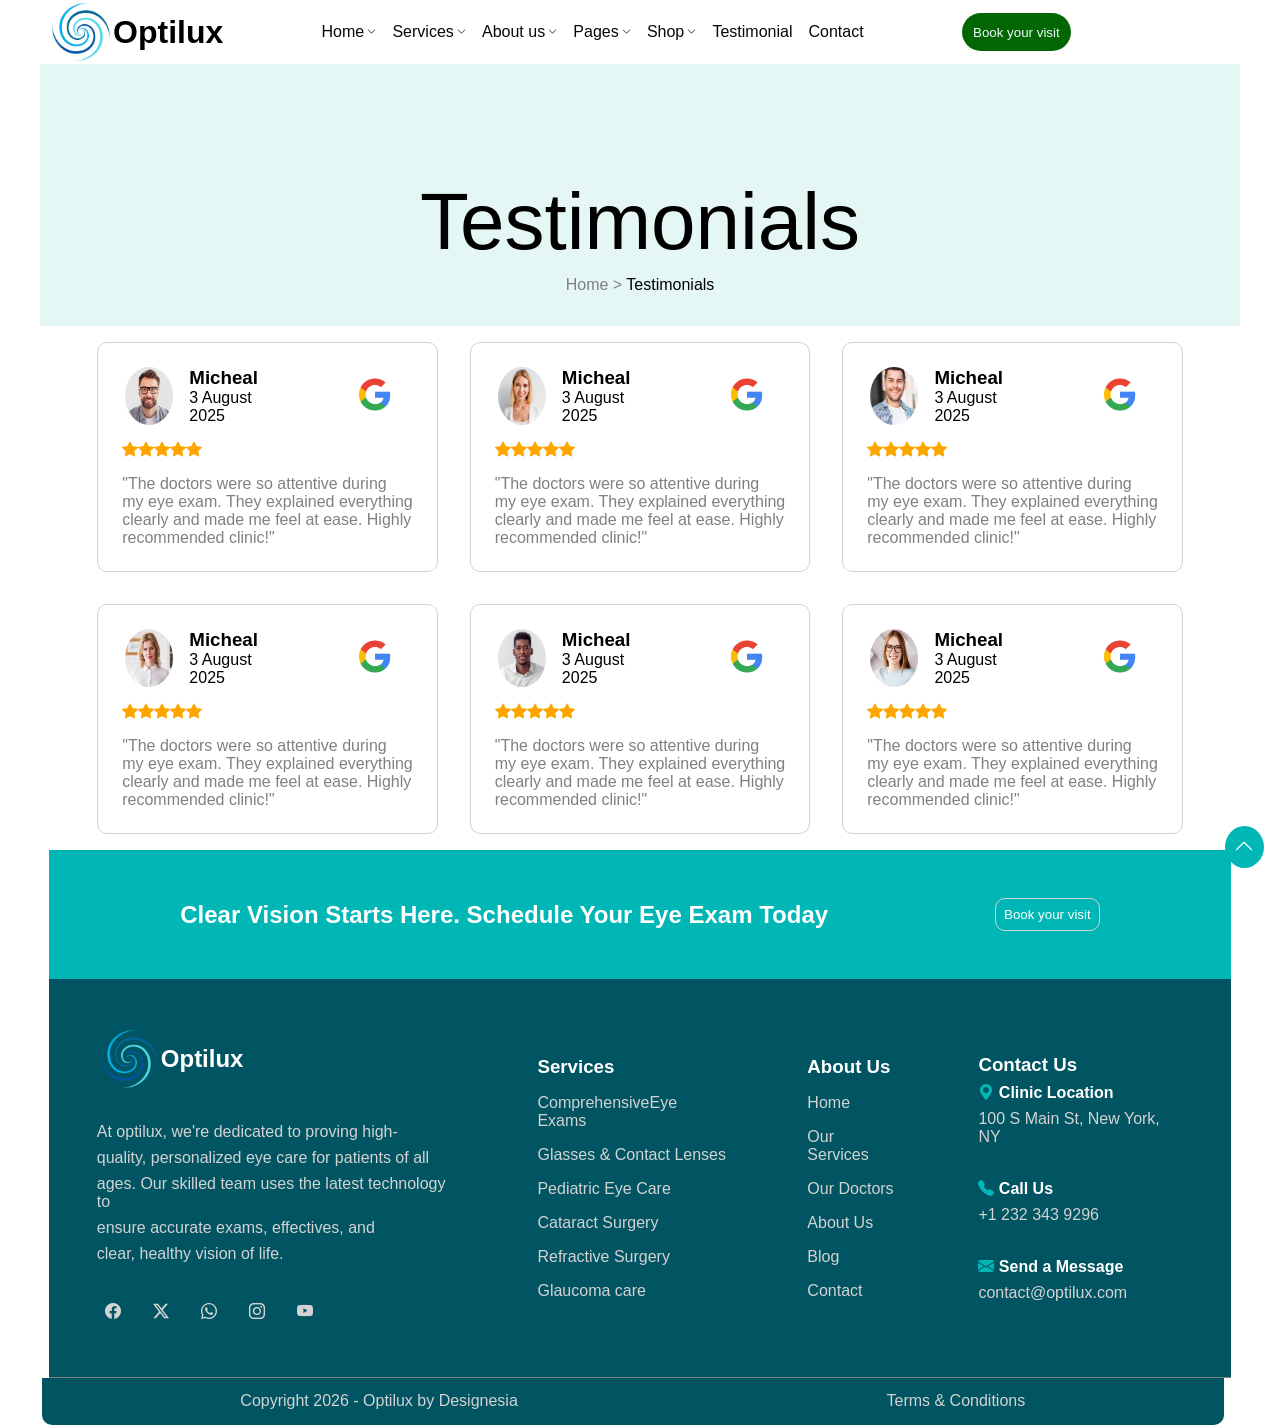
<file: testemolnials.html>
<!DOCTYPE html>
<html lang="en">
<head>
    <meta charset="UTF-8">
    <meta name="viewport" content="width=device-width, initial-scale=1.0">
    <title>Document</title>
    <link rel="stylesheet" href="https://cdn.jsdelivr.net/npm/bootstrap-icons@1.11.3/font/bootstrap-icons.min.css">
    <link rel="stylesheet" href="public/css/testimolnials.css">
</head>
<body>
    <header class="thetop">
        <div class="imgandtitle">
       <img src="public/images/pngtree-hurricane-vortex-logo-symbol-png-image_6435398.png" alt="">
        <h1>Optilux</h1>
        </div>
       
        <nav class="thenavbar">
         <ul>
            <li><a href="index.html">Home <i class="bi bi-chevron-down" style="font-size: xx-small;"></i></a></li>
            <li><a href="services.html">Services <i class="bi bi-chevron-down" style="font-size: xx-small;"></i></a></li>
            <li><a href="about.html">About us <i class="bi bi-chevron-down" style="font-size: xx-small;"></i></a></li>
            <li><a href="faq.html">Pages <i class="bi bi-chevron-down" style="font-size: xx-small;"></i></a></li>
            <li><a href="shop1.html">Shop <i class="bi bi-chevron-down" style="font-size: xx-small;"></i></a></li>
            <li><a href="testemolnials.html">Testimonial</a></li>
            <li><a href="contact.html">Contact</a></li>
         </ul>
        </nav>
        <button class="btn1"><p>Book your visit</p></button>
    </header>

    <main>
         <section class="conta1">
        <div class="box1">
            <h1 class="h1first">Testimonials</h1>
            <p><span class="grayp">Home > </span> Testimonials</p>
        </div>
    </section>

    <section class="conta2">
        <!-- ? the first div that contain the picture and the text and the logo and the picture -->
   <div class="card">
    <div class="box161">
 <div class="box2">
    <img src="public/images/1glgle.webp" alt="">
                  <div>
                    <h3>Micheal</h3>
                    <p>3 August 2025</p>
                  </div>
 </div>

      <div class="google-logo"><img width="70" src="public/images/ggle.png" alt=""></div>
    </div>




           <div class="txt-icon-box1">
                   <div><i class="bi bi-star-fill class5"></i><i class="bi bi-star-fill class5"></i><i class="bi bi-star-fill class5"></i><i class="bi bi-star-fill class5"></i><i class="bi bi-star-fill class5"></i></div>
                        <div class="txt-box1">
                        <p>"The doctors were so attentive during </p>   
                        <p>my eye exam. They explained everything </p>
                        <p>clearly and made me feel at ease. Highly</p>
                        <p>recommended clinic!"</p>
                        </div> 

           </div>
  <!--? the end of the that contain the picture and the text and also the logo of google-->
   </div>
        <!-- ? the first div that contain the picture and the text and the logo and the picture -->
   <div class="card">
    <div class="box161">
 <div class="box2">
    <img src="public/images/glgle2.webp" alt="">
                  <div>
                    <h3>Micheal</h3>
                    <p>3 August 2025</p>
                  </div>
 </div>

      <div class="google-logo"><img width="70" src="public/images/ggle.png" alt=""></div>
    </div>




           <div class="txt-icon-box1">
                   <div><i class="bi bi-star-fill class5"></i><i class="bi bi-star-fill class5"></i><i class="bi bi-star-fill class5"></i><i class="bi bi-star-fill class5"></i><i class="bi bi-star-fill class5"></i></div>
                        <div class="txt-box1">
                        <p>"The doctors were so attentive during </p>   
                        <p>my eye exam. They explained everything </p>
                        <p>clearly and made me feel at ease. Highly</p>
                        <p>recommended clinic!"</p>
                        </div> 

           </div>
  <!--? the end of the that contain the picture and the text and also the logo of google-->
   </div>
        <!-- ? the first div that contain the picture and the text and the logo and the picture -->
   <div class="card">
    <div class="box161">
 <div class="box2">
    <img src="public/images/3glgle.webp" alt="">
                  <div>
                    <h3>Micheal</h3>
                    <p>3 August 2025</p>
                  </div>
 </div>

      <div class="google-logo"><img width="70" src="public/images/ggle.png" alt=""></div>
    </div>




           <div class="txt-icon-box1">
                   <div><i class="bi bi-star-fill class5"></i><i class="bi bi-star-fill class5"></i><i class="bi bi-star-fill class5"></i><i class="bi bi-star-fill class5"></i><i class="bi bi-star-fill class5"></i></div>
                        <div class="txt-box1">
                        <p>"The doctors were so attentive during </p>   
                        <p>my eye exam. They explained everything </p>
                        <p>clearly and made me feel at ease. Highly</p>
                        <p>recommended clinic!"</p>
                        </div> 

           </div>
  <!--? the end of the that contain the picture and the text and also the logo of google-->
   </div>
        <!-- ? the first div that contain the picture and the text and the logo and the picture -->
   <div class="card">
    <div class="box161">
 <div class="box2">
    <img src="public/images/glgle4.webp" alt="">
                  <div>
                    <h3>Micheal</h3>
                    <p>3 August 2025</p>
                  </div>
 </div>

      <div class="google-logo"><img width="70" src="public/images/ggle.png" alt=""></div>
    </div>




           <div class="txt-icon-box1">
                   <div><i class="bi bi-star-fill class5"></i><i class="bi bi-star-fill class5"></i><i class="bi bi-star-fill class5"></i><i class="bi bi-star-fill class5"></i><i class="bi bi-star-fill class5"></i></div>
                        <div class="txt-box1">
                        <p>"The doctors were so attentive during </p>   
                        <p>my eye exam. They explained everything </p>
                        <p>clearly and made me feel at ease. Highly</p>
                        <p>recommended clinic!"</p>
                        </div> 

           </div>
  <!--? the end of the that contain the picture and the text and also the logo of google-->
   </div>
        <!-- ? the first div that contain the picture and the text and the logo and the picture -->
   <div class="card">
    <div class="box161">
 <div class="box2">
    <img src="public/images/5glgle.webp" alt="">
                  <div>
                    <h3>Micheal</h3>
                    <p>3 August 2025</p>
                  </div>
 </div>

      <div class="google-logo"><img width="70" src="public/images/ggle.png" alt=""></div>
    </div>




           <div class="txt-icon-box1">
                   <div><i class="bi bi-star-fill class5"></i><i class="bi bi-star-fill class5"></i><i class="bi bi-star-fill class5"></i><i class="bi bi-star-fill class5"></i><i class="bi bi-star-fill class5"></i></div>
                        <div class="txt-box1">
                        <p>"The doctors were so attentive during </p>   
                        <p>my eye exam. They explained everything </p>
                        <p>clearly and made me feel at ease. Highly</p>
                        <p>recommended clinic!"</p>
                        </div> 

           </div>
  <!--? the end of the that contain the picture and the text and also the logo of google-->
   </div>
        <!-- ? the first div that contain the picture and the text and the logo and the picture -->
   <div class="card">
    <div class="box161">
 <div class="box2">
    <img src="public/images/glgle6.webp" alt="">
                  <div>
                    <h3>Micheal</h3>
                    <p>3 August 2025</p>
                  </div>
 </div>

      <div class="google-logo"><img width="70" src="public/images/ggle.png" alt=""></div>
    </div>




           <div class="txt-icon-box1">
                   <div><i class="bi bi-star-fill class5"></i><i class="bi bi-star-fill class5"></i><i class="bi bi-star-fill class5"></i><i class="bi bi-star-fill class5"></i><i class="bi bi-star-fill class5"></i></div>
                        <div class="txt-box1">
                        <p>"The doctors were so attentive during </p>   
                        <p>my eye exam. They explained everything </p>
                        <p>clearly and made me feel at ease. Highly</p>
                        <p>recommended clinic!"</p>
                        </div> 

           </div>
  <!--? the end of the that contain the picture and the text and also the logo of google-->
   </div>
    </section>

    <div class="vdtxt">
    <h2>Clear Vision Starts Here. Schedule Your Eye Exam Today</h2>
     <button class="btnvd">Book your visit</button>    
</div>
<section class="conta8">
       <!-- ? the div that contain the icon and the title and the text and the logos -->
        <div class="box6">
           <div class="imgandtitle">
       <img src="public/images/pngtree-hurricane-vortex-logo-symbol-png-image_6435398.png" alt="">
        <h1>Optilux</h1>
        </div>

        <div class="txt6div">
             <p class="pwhitebold">At optilux, we're dedicated to proving high-</p>
             <p class="pwhitebold">quality, personalized eye care for patients of all</p>
             <p class="pwhitebold">ages. Our skilled team uses the latest technology to </p>
             <p class="pwhitebold"> ensure accurate exams, effectives, and </p> 
             <p class="pwhitebold"> clear, healthy vision of life. </p>

        </div>
        <!-- * the div that has the logos -->
        <div class="iconboxdiv">
          <div class="iconbox2"><i class="bi bi-facebook"></i></div>
          <div class="iconbox2"><i class="bi bi-twitter-x"></i></div>
          <div class="iconbox2"><i class="bi bi-whatsapp"></i></div>
          <div class="iconbox2"><i class="bi bi-instagram"></i></div>
          
          
          <div class="iconbox2"><i class="bi bi-youtube"></i></div>

        <!-- * the end of the div that has the logos  -->
        </div>
 <!--? the div that contain the icon and the title and the text and the logos -->
        </div>

        <!-- ? the start of the div that contain the services section -->
         <div class="box7">
            <h3>Services</h3>
            <p class="pwhitebold">ComprehensiveEye Exams</p>
            <p class="pwhitebold">Glasses & Contact Lenses</p>
            <p class="pwhitebold">Pediatric Eye Care</p>
            <p class="pwhitebold">Cataract Surgery</p>
            <p class="pwhitebold">Refractive Surgery</p>
            <p class="pwhitebold">Glaucoma care</p>
          <!-- ? the end of the div that contain the services section -->
        </div>

        <!-- ? the start of the div that contain the About us part -->
         <div class="box8">
        <h3>About Us</h3>
        <p class="pwhitebold">Home</p>
        <p class="pwhitebold">Our Services</p>
        <p class="pwhitebold">Our Doctors</p>
        <p class="pwhitebold">About Us</p>
        <p class="pwhitebold">Blog</p>
        <p class="pwhitebold">Contact</p>
            <!-- ? the end of thediv that contain the About us part -->
         </div>

         <!--? the start of the div that contain the contact part  -->
         <div class="box9">
               <h3>Contact Us</h3>
               <h4><i class="bi bi-geo-alt-fill" style="color: rgb(1, 183, 182);"></i>  Clinic Location</h4>
               <p class="pwhitebold">100 S Main St, New York, NY</p>
               <br>
               <h4><i class="bi bi-telephone-fill" style="color:rgb(1, 183, 182);"></i>  Call Us</h4>
               <p class="pwhitebold"> +1 232 343 9296</p>
               <br>
               <h4><i class="bi bi-envelope-fill" style="color: rgb(1, 183, 182);"></i>  Send a Message</h4>
               <p class="pwhitebold">contact@optilux.com</p>
            <!-- ? the end of div that contain the contact part -->
         </div>
</section>
    </main>
        <footer>
        <p class="pwhitebold">Copyright 2026 - Optilux by Designesia</p>
        <p class="pwhitebold">Terms & Conditions</p>
     <div class="btn-fxd-last"><i class="bi bi-chevron-up"></i></div>
     </footer>
</body>
</html>
</file>
<file: public/css/about.css>
*{
    padding: 0%;
    margin: 0%;
}
body{
    font-family: 'Gill Sans', 'Gill Sans MT', Calibri, 'Trebuchet MS', sans-serif;
}
main{
    display: flex;
    flex-direction: column;
    justify-content: center;
    align-items: center;
}
.thetop{
    background-color: white;
    /* position: fixed;
    bottom: 32rem;
    left: 5rem; */
    display: flex;
    flex-direction: row;
    justify-content: space-around;
    align-items: center;
    width: 60rem;
    z-index: 1000;
    margin-left: 10rem;
}
.imgandtitle{
    display: flex;
    flex-direction: row;
    align-items: center;
}
.imgandtitle img{
    width:4rem ;
}
.thenavbar{
    display: flex;
     gap: 1rem;
}
.thenavbar ul{
    display: flex;
    gap: 1rem;
    list-style: none;
}
.thenavbar ul a{
    color: rgb(8, 8, 8);
text-decoration: none;
    list-style: none;
    display: flex;
    align-items: center;
    justify-content: center;
    gap: 0.2rem;
}

.btn1{
    padding: 0.7rem;
    border-radius: 20px;
    border: none;
    background-color: rgb(2, 103, 2);
    color: aliceblue;
    cursor: pointer;
}
.btn1:hover p{
     transform: translateY(-7px);
}

/* the first container */
.conta1{
    padding-top: 5rem;
    margin-top: rem;
    width: 75rem;
background-color: rgb(229, 247, 245);

}
.box1{
    margin: 1rem;
    display: flex;
    flex-direction: column;
  align-items: center;
  padding: 1rem;
  gap: 0.5rem;
}
.grayp{
    color: gray;
}
.h1first{
    font-size: 5rem;
    font-weight: 400;
}

/* the second container */
.conta2{
display: flex;
flex-direction: row;
margin: 1rem;
}
.box2{

}
.bluep{
    color: rgb(40, 212, 246);
}
.c2frstimg{
width: 25rem;
border-radius: 10px;
}
.c2scdimg{
    position: relative;
    right: 8rem;
    top: 1rem;
    border-radius: 10px;
width: 15rem;
}
.box3{
    display: flex;
    flex-direction: column;
    gap: 2rem;
    margin-top:2rem;
}
.clsdivtxt{
display: flex;
flex-direction: column;
gap: 0.5rem;
}
.grayp2{
    color: gray;
    display: flex;
    flex-direction: column;
    gap: 1rem;
}

.container2{
    display: flex;
    justify-content: center;
}
.box4{
    display: grid;
    grid-template-columns: repeat(3,1fr);
    grid-template-rows: repeat(2,1fr);
    gap: 2rem;
}
.analis{
    display: flex;
    flex-direction: column;
    gap: 1rem;
    padding: 0.5rem;
}
.marglf{
    margin-right: 55rem;
    padding: 1rem;
}
.textpercentage{
    justify-content: space-around;
    display: flex;
}
.grayone{
    background-color: rgb(170, 169, 169);
    height: 0.5rem;
    width: 20rem;
}
.greenone{
    background-color: rgb(0, 174, 173);
    height: 0.5rem;
    width: 19rem;
}
.greenone1{
    background-color:rgb(0, 174, 173);
    height: 0.5rem;
    width: 14rem;
}
.greenone2{
    background-color: rgb(0, 174, 173);
    height: 0.5rem;
    width: 15rem;
}
.greenone3{
    background-color: rgb(0, 174, 173);
    height: 0.5rem;
    width: 14rem;
}
.greenone4{
    background-color: rgb(0, 174, 173);
    height: 0.5rem;
    width: 12rem;
}
.greenone5{
    background-color: rgb(0, 174, 173);
    height: 0.5rem;
    width: 18rem;
}

/* the third section */
.conta3{
    justify-content: center;
    align-items: center;
    width: 70rem;
    background-color: rgb(229, 247, 245);
    gap: 2rem;
    display: grid;
    grid-template-columns: repeat(4,1fr);
padding: 2rem;
}
.div§txt§{
    margin-top: 1rem;
    padding: 1rem;
    display: flex;
    flex-direction: column;
    align-items: center;
    background-color:rgb(229, 247, 245) ;
    width: 72rem;
}
.div-cards{
    justify-content: center;
    align-items: center;
    gap: 2rem;
    display: flex;
    margin-left:4rem;
}
.imgbox{
    border-radius: 10px;
    height: 12rem;
    background-color: rgb(182, 235, 234);
}
.iconconta{
    display: flex;
    flex-direction: row;
    align-items: center;
    gap: 1rem;
    justify-content: center;
}
.txtdr{
display: flex;
flex-direction: column;
padding: 1rem;
align-items: center;
}
.imgmex{
    position: relative;
    bottom: 2rem;
    width: 14rem;
}
.iconbox{
    background-color: white;
    border-radius: 10px;
    padding: 0.6rem;
    color: rgb(0, 174, 173);
    cursor: pointer;
}
.iconbox:hover{
    color: white;
background-color: aqua;
}

/* the fourth section */
.conta4{
    display: grid;
    grid-template-columns: repeat(4,1fr);
    gap: 6rem;
    padding: 2rem;
}
.card2{
    display: flex;
    flex-direction: column;
    align-items: center;
}
.vdtxt{
    width: 67.1rem;
    padding: 3rem;
    background-color: rgb(1, 183, 182);
    color: white;
    display: flex;
    justify-content: center;
    align-items: center;
    justify-content: space-around;
}
.btnvd{
    border-radius: 10px;
    padding: 0.5rem;
    border: 1px solid lightgray;
    background-color: rgb(1, 183, 182);
    color: white;
    cursor: pointer;
}


/* the eightth container */
.conta8{
    padding: 1rem;
display: flex;
flex-direction: row;
gap: 5rem;
background-color: rgb(1, 84, 97);
color: white;
align-items: center;
width: 90%;
border-bottom: 1px solid gray;
}
.pwhitebold{
    color: lightgray;
}
.box6{
    gap: 2rem;
    display: flex;
    flex-direction: column;
}
.box7{
    gap: 1rem;
    display: flex;
    flex-direction: column;
}
.box8{
    gap: 1rem;
    display: flex;
    flex-direction: column;
}
.box9{
    gap: 0.5rem;
    display: flex;
    flex-direction: column;
}
.txt6div{
    display: flex;
    flex-direction: column;
    gap: 0.5rem;
}
.iconboxdiv{
    display: flex;
    flex-direction: row;
    gap: 1rem;
}
.iconbox2{
    color: lightgray;
    border-radius: 10px;
    padding: 0.5rem;
}

/* footer */
footer{
    width:100%;
      width: 100%;
    display: flex;
    flex-direction: column;
    justify-content: center;
    align-items: center;
}
.ft{
    padding: 1rem;
    width:90%;
    display: flex;
flex-direction: row;
justify-content: space-around;
background-color: rgb(1, 84, 97);
color: white;
align-items: center;
border-bottom-left-radius: 10px;
border-bottom-right-radius: 10px;
}

.btn-fxd-last{
    background-color: rgb(1, 183, 182);
    color: white;
    padding: 0.6rem;
    font-size: 20px;
    border-radius: 50%;
    position: fixed;
    bottom: 0;
    right: 0;
    margin-bottom: 2rem;
    margin-right: 1rem;
}
@media(min-width:320px) and (max-width:321px){
    .thetop{
    display: flex;
    flex-direction: column;
    margin-left: 5rem;
    align-items: center;
    justify-content: center;
    gap: 1rem;
}
.conta1{
    margin: 1rem;
    margin-left: 47rem;
    width: 55rem;
}
.conta2{
    display: flex;
    flex-direction: column;
    margin-left: 50rem;
}
.div§txt§{
    width: 42rem;
     margin-left: 50rem;
}
.div-cards{
    margin-left: 20rem;
   display: grid;
    grid-template-columns: repeat(auto-fill, minmax(270px,1fr));
}
.conta3{
    width: 40rem;
    margin-left: 50rem;
  display: grid;
    grid-template-columns: repeat(auto-fill, minmax(270px,1fr));
}
.conta4{
    width: 40rem;
    margin-left: 50rem;
  display: grid;
    grid-template-columns: repeat(auto-fill, minmax(270px,1fr));
}
.vdtxt{
    margin-left: 49rem;
    width: 40rem;
}
.c2scdimg{
    position: relative;
    left:5rem;
    bottom: 19rem;
}
.box4{
    align-items: center;
     margin-left: 40rem;
  display: grid;
    grid-template-columns: repeat(auto-fill, minmax(270px,1fr));
}
.conta8{
     width: 44rem;
    display: flex;
    flex-direction: column;
    margin-left: 49rem;
}
footer{
    width: 48.9rem;
    margin-left: 10rem;
}
}
@media(min-width:375px) and (max-width:376px){
    .thetop{
    display: flex;
    flex-direction: column;
    margin-left: 3rem;
    align-items: center;
    justify-content: center;
    gap: 1rem;
}
.conta1{
    margin: 1rem;
    margin-left: 41rem;
    width: 52rem;
}
.conta2{
    display: flex;
    flex-direction: column;
    margin-left: 47rem;
}
.div§txt§{
    width: 42rem;
     margin-left: 45rem;
}
.div-cards{
    margin-left: 20rem;
   display: grid;
    grid-template-columns: repeat(auto-fill, minmax(270px,1fr));
}
.conta3{
    width: 40rem;
    margin-left: 45rem;
  display: grid;
    grid-template-columns: repeat(auto-fill, minmax(270px,1fr));
}
.conta4{
    width: 40rem;
    margin-left: 45rem;
  display: grid;
    grid-template-columns: repeat(auto-fill, minmax(270px,1fr));
}
.vdtxt{
    margin-left: 43rem;
    width: 40rem;
}
.c2scdimg{
    position: relative;
    left:5rem;
    bottom: 19rem;
}
.box4{
    align-items: center;
     margin-left: 40rem;
  display: grid;
    grid-template-columns: repeat(auto-fill, minmax(270px,1fr));
}
.conta8{
     width: 44rem;
    display: flex;
    flex-direction: column;
    margin-left: 43rem;
}
footer{
    width: 48.9rem;
    margin-left: 8.8rem;
}
}


@media(min-width:425px) and (max-width:426px){
    .thetop{
    display: flex;
    flex-direction: column;
    margin-left: 5rem;
    align-items: center;
    justify-content: center;
    gap: 1rem;
}
.conta1{
    margin: 1rem;
    margin-left: 40rem;
    width: 60rem;
}
.conta2{
    display: flex;
    flex-direction: column;
    margin-left: 42rem;
}
.div§txt§{
    width: 42rem;
     margin-left: 42rem;
}
.div-cards{
    margin-left: 20rem;
   display: grid;
    grid-template-columns: repeat(auto-fill, minmax(270px,1fr));
}
.conta3{
    width: 40rem;
    margin-left: 42rem;
  display: grid;
    grid-template-columns: repeat(auto-fill, minmax(270px,1fr));
}
.conta4{
    width: 40rem;
    margin-left: 50rem;
  display: grid;
    grid-template-columns: repeat(auto-fill, minmax(270px,1fr));
}
.vdtxt{
    margin-left: 42rem;
    width: 40rem;
}
.c2scdimg{
    position: relative;
    left:5rem;
    bottom: 19rem;
}
.box4{
    align-items: center;
     margin-left: 37rem;
  display: grid;
    grid-template-columns: repeat(auto-fill, minmax(270px,1fr));
}
.conta8{
     width: 44rem;
    display: flex;
    flex-direction: column;
    margin-left: 42rem;
}
footer{
    width: 48.9rem;
    margin-left: 9.8rem;
}
}
@media(min-width:768px) and (max-width:769px){
    .thetop{
    display: flex;
    flex-direction: column;
    margin-left: 3rem;
    align-items: center;
    justify-content: center;
    gap: 1rem;
}
.conta1{
    margin: 1rem;
    margin-left: 16rem;
    width: 50rem;
}
.conta2{
    /* display: flex;
    flex-direction: row; */
    margin-left: 15rem;
}
.box3{
    width: 20rem;
}
.div§txt§{
    width: 42rem;
     margin-left: 15rem;
}
.box2{
    
}
.div-cards{
    margin-left: 6rem;
   display: grid;
   grid-template-columns: repeat(2,1fr);
    /* grid-template-columns: repeat(auto-fill, minmax(270px,1fr)); */
}
.conta3{
    width: 40rem;
    margin-left: 15rem;
  display: grid;

    /* grid-template-columns: repeat(auto-fill, minmax(270px,1fr)); */
}
.conta4{
    width: 40rem;
    margin-left: 15rem;
  display: grid;
    grid-template-columns: repeat(auto-fill, minmax(270px,1fr));
}
.vdtxt{
    margin-left: 14rem;
    width: 40rem;
}
.c2scdimg{
    position: relative;
    left:5rem;
    bottom: 19rem;
}
.box4{
    align-items: center;
     margin-left: 17rem;
  display: grid;
  grid-template-columns: repeat(2,1fr);
}
.conta8{
     width: 44rem;
    display: flex;
    flex-direction: column;
    margin-left: 14rem;
}
footer{
    width: 48.9rem;
    margin-left: 6.6rem;
}
}
</file>
<file: public/css/contact.css>
*{
    padding: 0%;
    margin: 0%;
}
body{
    font-family: 'Gill Sans', 'Gill Sans MT', Calibri, 'Trebuchet MS', sans-serif;
}
main{
    display: flex;
    flex-direction: column;
    justify-content: center;
    align-items: center;
}
.thetop{
    background-color: white;
    /* position: fixed;
    bottom: 32rem;
    left: 5rem; */
    display: flex;
    flex-direction: row;
    justify-content: space-around;
    align-items: center;
    width: 70rem;
    z-index: 1000;
}

/* .thetop {
  position: fixed;
  top: 0;
  left: 0;
    width: 70rem;
    margin-left: 5rem ;
  z-index: 1000;
  
  animation: hideHeader linear both;
  animation-timeline: scroll(root);

  animation-range: 0px 500px;
}

@keyframes hideHeader {
  from {
    transform: translateY(0);
  }
  to {
    transform: translateY(-100%);
  }
} */


.imgandtitle{
    display: flex;
    flex-direction: row;
    align-items: center;
}
.imgandtitle img{
    width:4rem ;
}
.thenavbar{
    display: flex;
     gap: 1rem;
}
.thenavbar ul{
    display: flex;
    gap: 1rem;
    list-style: none;
}
.thenavbar ul a{
    color: rgb(8, 8, 8);
text-decoration: none;
    list-style: none;
    display: flex;
    align-items: center;
    justify-content: center;
    gap: 0.2rem;
}

.btn1{
    padding: 0.7rem;
    border-radius: 20px;
    border: none;
    background-color: rgb(2, 103, 2);
    color: aliceblue;
    cursor: pointer;
}
.btn1:hover p{
     transform: translateY(-7px);
}

/* the first container */
.conta1{
    padding-top: 5rem;
    margin-top: rem;
    width: 75rem;
background-color: rgb(229, 247, 245);

}
.box1{
    margin: 1rem;
    display: flex;
    flex-direction: column;
  align-items: center;
  padding: 1rem;
  gap: 0.5rem;
}
.grayp{
    color: gray;
}
.h1first{
    font-size: 5rem;
    font-weight: 400;
}
/* the second section */
.conta2{
    display: flex;
    flex-direction:row ;
    gap: 4rem;
}
.boxinright{
    display: flex;
    flex-direction: row;
    padding: 1rem;
    gap: 1rem;
}
.formf{
    display: flex;
    flex-direction: column;
    gap: 1rem;
    padding: 1rem;
}
.middle-box{
    display: flex;
    flex-direction: column;
    gap: 2rem;
}
.inputb{
    padding: 1rem;
    width: 30rem;
    border: none;
    background-color: rgb(249, 249, 249);
}
.inputb:focus{
    border: 1px solid lightblue;
    outline: none;
}
.btnform{
    padding: 0.5rem;
    border-radius: 10px;
    border: none;
    background-color: green;
    color: white;
}
.txt§ct{
display: flex;
flex-direction: column;
gap: 0.4rem;
}

/* the eightth container */
.conta8{
    width: 67.9rem;
display: flex;
flex-direction: row;
gap: 5rem;
background-color: rgb(1, 84, 97);
color: white;
align-items: center;
padding: 3rem;
border-bottom: 1px solid gray;
}
.pwhitebold{
    color: lightgray;
}
.box6{
    gap: 2rem;
    display: flex;
    flex-direction: column;
}
.box7{
    gap: 1rem;
    display: flex;
    flex-direction: column;
}
.box8{
    gap: 1rem;
    display: flex;
    flex-direction: column;
}
.box9{
    gap: 0.5rem;
    display: flex;
    flex-direction: column;
}
.txt6div{
    display: flex;
    flex-direction: column;
    gap: 0.5rem;
}
.iconboxdiv{
    display: flex;
    flex-direction: row;
    gap: 1rem;
}
.iconbox2{
    color: lightgray;
    border-radius: 10px;
    padding: 0.5rem;
}

/* footer */
footer{
    width: 72.1rem;
    display: flex;
flex-direction: row;
justify-content: space-around;
background-color: rgb(1, 84, 97);
color: white;
align-items: center;
padding: 0.9rem;
margin-left: 2.6rem;
border-bottom-left-radius: 10px;
border-bottom-right-radius: 10px;

}
.btn-fxd-last{
    background-color: rgb(1, 183, 182);
    color: white;
    padding: 0.6rem;
    font-size: 20px;
    border-radius: 50%;
    position: fixed;
    bottom: 0;
    right: 0;
    margin-bottom: 2rem;
    margin-right: 1rem;
}

@media(min-width:320px) and (max-width:321px){
    .thetop{
    display: flex;
    flex-direction: column;
    margin-left: 6rem;
    align-items: center;
    justify-content: center;
    gap: 1rem;
}
.conta1{
    margin: 1rem;
    margin-left: 60rem;
    width: 63rem;
}

.conta2{
    align-items: center;
    flex-direction: column;
      margin-left: 60rem;
    width: 63rem;
}
.conta8{
     width: 44rem;
    display: flex;
    flex-direction: column;
    margin-left: 60rem;
}
footer{
    width: 48.3rem;
    margin-left: 15rem;
}
}

@media(min-width:375px) and (max-width:376px){
    .thetop{
    display: flex;
    flex-direction: column;
    margin-left: 3rem;
    align-items: center;
    justify-content: center;
    gap: 1rem;
}
.conta1{
    margin: 1rem;
      margin-left: 51rem;
    width: 63rem;
}

.conta2{
    align-items: center;
    flex-direction: column;
       margin-left: 53rem;
    width: 63rem;
}
.conta8{
     width: 44rem;
    display: flex;
    flex-direction: column;
    margin-left: 53rem;
}
footer{
    width: 48.3rem;
    margin-left: 13.2rem;
}
}

@media(min-width:425px) and (max-width:426px){
    .thetop{
    display: flex;
    flex-direction: column;
    margin-left: 3rem;
    align-items: center;
    justify-content: center;
    gap: 1rem;
}
.conta1{
    margin: 1rem;
      margin-left: 50rem;
    width: 63rem;
}

.conta2{
    align-items: center;
    flex-direction: column;
       margin-left: 50rem;
    width: 63rem;
}
.conta8{
     width: 44rem;
    display: flex;
    flex-direction: column;
    margin-left: 49.5rem;
}
footer{
    width: 48.3rem;
    margin-left: 13rem;
}
}

@media(min-width:768px) and (max-width:769px){
    .thetop{
    display: flex;
    flex-direction: column;
    margin-left: 3rem;
    align-items: center;
    justify-content: center;
    gap: 1rem;
}
.conta1{
    margin: 1rem;
      margin-left: 30rem;
    width: 63rem;
}

.conta2{
    align-items: center;
       margin-left: 31rem;
    width: 63rem;
}
.conta8{
     width: 44rem;
    display: flex;
    flex-direction: column;
    margin-left: 26rem;
}
footer{
    width: 48.3rem;
    margin-left: 12rem;
}
}
</file>
<file: public/css/faq.css>
*{
    padding: 0%;
    margin: 0%;
}
body{
    font-family: 'Gill Sans', 'Gill Sans MT', Calibri, 'Trebuchet MS', sans-serif;
}
main{
    display: flex;
    flex-direction: column;
    justify-content: center;
    align-items: center;
}
.thetop{
    background-color: white;
    /* position: fixed;
    bottom: 32rem;
    left: 5rem; */
    display: flex;
    flex-direction: row;
    justify-content: space-around;
    align-items: center;
    width: 70rem;
    z-index: 1000;
}

/* .thetop {
  position: fixed;
  top: 0;
  left: 0;
    width: 70rem;
    margin-left: 5rem ;
  z-index: 1000;
  
  animation: hideHeader linear both;
  animation-timeline: scroll(root);

  animation-range: 0px 500px;
}

@keyframes hideHeader {
  from {
    transform: translateY(0);
  }
  to {
    transform: translateY(-100%);
  }
} */


.imgandtitle{
    display: flex;
    flex-direction: row;
    align-items: center;
}
.imgandtitle img{
    width:4rem ;
}
.thenavbar{
    display: flex;
     gap: 1rem;
}
.thenavbar ul{
    display: flex;
    gap: 1rem;
    list-style: none;
}
.thenavbar ul a{
    color: rgb(8, 8, 8);
text-decoration: none;
    list-style: none;
    display: flex;
    align-items: center;
    justify-content: center;
    gap: 0.2rem;
}

.btn1{
    padding: 0.7rem;
    border-radius: 20px;
    border: none;
    background-color: rgb(2, 103, 2);
    color: aliceblue;
    cursor: pointer;
}
.btn1:hover p{
     transform: translateY(-7px);
}

/* the first container */
.conta1{
    padding-top: 5rem;
    margin-top: rem;
    width: 75rem;
background-color: rgb(229, 247, 245);

}
.box1{
    margin: 1rem;
    display: flex;
    flex-direction: column;
  align-items: center;
  padding: 1rem;
  gap: 0.5rem;
}
.grayp{
    color: gray;
}
.h1first{
    font-size: 5rem;
    font-weight: 400;
}

/*  the seventh container */
.conta7{
    margin: 5rem;
    display: flex;
    flex-direction: row;
    align-items: center;
    gap: 5rem;
    padding: 1rem;
}
.txt-faq{
    display: flex;
    flex-direction: column;
    gap: 1rem;
}
.btn-frage{
    display: flex;
    flex-direction: column;
    gap: 2rem
}
.die-frage{
    display: flex;
    flex-direction: column;
    gap: 1.5rem
}
.btn-txt-gray{
    display: flex;
    align-items: center;
    flex-direction: row;
    gap: 1rem
}
.line2{
    height: 0.2px;
    width: 28rem;
    background-color: gray;
}

.div-of-theimage img{
    width: 25rem;
    border-radius: 10px;
}
/* the eightth container */
.conta8{
display: flex;
flex-direction: row;
gap: 5rem;
background-color: rgb(1, 84, 97);
color: white;
align-items: center;
padding: 3rem;
border-bottom: 1px solid gray;
}
.pwhitebold{
    color: lightgray;
}
.box6{
    gap: 2rem;
    display: flex;
    flex-direction: column;
}
.box7{
    gap: 1rem;
    display: flex;
    flex-direction: column;
}
.box8{
    gap: 1rem;
    display: flex;
    flex-direction: column;
}
.box9{
    gap: 0.5rem;
    display: flex;
    flex-direction: column;
}
.txt6div{
    display: flex;
    flex-direction: column;
    gap: 0.5rem;
}
.iconboxdiv{
    display: flex;
    flex-direction: row;
    gap: 1rem;
}
.iconbox2{
    color: lightgray;
    border-radius: 10px;
    padding: 0.5rem;
}


/* footer */
footer{
    width: 66.9rem;
    display: flex;
flex-direction: row;
justify-content: space-around;
background-color: rgb(1, 84, 97);
color: white;
align-items: center;
padding: 1rem;
margin-left: 5.1rem;
border-bottom-left-radius: 10px;
border-bottom-right-radius: 10px;

}
.txt-icon-down{
    width: 27rem;
    display: flex;
    flex-direction: row;
    justify-content: space-between;
}
.btn-fxd-last{
    background-color: rgb(1, 183, 182);
    color: white;
    padding: 0.6rem;
    font-size: 20px;
    border-radius: 50%;
    position: fixed;
    bottom: 0;
    right: 0;
    margin-bottom: 2rem;
    margin-right: 1rem;
}

@media(min-width:320px) and (max-width:321px){
    .thetop{
        margin-left:2rem;
    display: flex;
    flex-direction: column;
    width: 55rem;
    align-items: center;
    justify-content: center;
    gap: 1rem;
}
.conta1{
    margin: 1rem;
    margin-left: 37.5rem;
    width: 50rem;
}
.conta7{
    flex-direction:column ;
    margin-left: 45rem;

}
.conta8{
     width: 44rem;
    display: flex;
    flex-direction: column;
    margin-left: 37rem;
}
footer{
    width: 48.1rem;
    margin-left: 3.5rem;
}

}

@media(min-width:375px) and (max-width:376px){
    .thetop{
        margin-left: 3rem;
    display: flex;
    flex-direction: column;
    width: 57rem;
    align-items: center;
    justify-content: center;
    gap: 1rem;
}
.conta1{
    margin: 1rem;
    margin-left: 38rem;
    width: 54rem;
}
.conta7{
    flex-direction:column ;
    margin-left: 43rem;

}
.conta8{
     width: 44rem;
    display: flex;
    flex-direction: column;
    margin-left: 36.5rem;
}
footer{
    width: 48.1rem;
    margin-left: 4.9rem;
}

}

@media(min-width:425px) and (max-width:426px){
    .thetop{
        margin-left: 1rem;
    display: flex;
    flex-direction: column;
    width: 50rem;
    align-items: center;
    justify-content: center;
    gap: 1rem;
}
.conta1{
    margin: 1rem;
    margin-left: 25rem;
    width: 50rem;
}
.conta7{
    flex-direction:column ;
    margin-left: 32rem;

}
.conta8{
     width: 44rem;
    display: flex;
    flex-direction: column;
    margin-left: 25rem;
}
footer{
    width: 48.1rem;
    margin-left: 0.8rem;
}

}

/* @media(min-width:375px) and (max-width:376px){
    .thetop{
        margin-left: 3rem;
    display: flex;
    flex-direction: column;
    width: 57rem;
    align-items: center;
    justify-content: center;
    gap: 1rem;
}
.conta1{
    margin: 1rem;
    margin-left: 39rem;
    width: 58rem;
}
.conta7{
    flex-direction:column ;
    margin-left: 43rem;

}
.conta8{
     width: 44rem;
    display: flex;
    flex-direction: column;
    margin-left: 40rem;
}
footer{
    width: 48.1rem;
    margin-left: 6.7rem;
}

} */

@media(min-width:768px) and (max-width:769px){
    .thetop{
        margin-left: 2rem;
    display: flex;
    flex-direction: column;
    width: 53rem;
    align-items: center;
    justify-content: center;
    gap: 1rem;
}
.conta1{
    margin: 1rem;
    margin-left: 8rem;
    width: 50rem;
}
.conta7{
    flex-direction:column ;
    margin-left: 13rem;

}
.conta8{
     width: 44rem;
    display: flex;
    flex-direction: column;
    margin-left: 7rem;
}
footer{
    width: 48rem;
    margin-left: 2.5rem;
}

}
</file>
<file: public/css/services.css>
*{
    padding: 0%;
    margin: 0%;
}
body{
    width: 100%;
    font-family: 'Gill Sans', 'Gill Sans MT', Calibri, 'Trebuchet MS', sans-serif;
}
main{
    width: 100%;
    display: flex;
    flex-direction: column;
    justify-content: center;
    align-items: center;
}
.thetop{
    background-color: white;
    /* position: fixed;
    bottom: 32rem;
    left: 5rem; */
    display: flex;
    flex-direction: row;
    justify-content: space-around;
    align-items: center;
    width: 90%;
    z-index: 1000;
}
.imgandtitle{
    display: flex;
    flex-direction: row;
    align-items: center;
}
.imgandtitle img{
    width:4rem ;
}
.thenavbar{
    display: flex;
     gap: 1rem;
}
.thenavbar ul{
    display: flex;
    gap: 1rem;
    list-style: none;
}
.thenavbar ul a{
    color: rgb(8, 8, 8);
text-decoration: none;
    list-style: none;
    display: flex;
    align-items: center;
    justify-content: center;
    gap: 0.2rem;
}

.btn1{
    padding: 0.7rem;
    border-radius: 20px;
    border: none;
    background-color: rgb(2, 103, 2);
    color: aliceblue;
    cursor: pointer;
}
.btn1:hover p{
     transform: translateY(-7px);
}

/* the first container */
.conta1{
    padding-top: 5rem;
    margin-top: rem;
    width: 90%;
background-color: rgb(229, 247, 245);

}
.box1{
    margin: 1rem;
    display: flex;
    flex-direction: column;
  align-items: center;
  padding: 1rem;
  gap: 0.5rem;
}
.grayp{
    color: gray;
}
.h1first{
    font-size: 5rem;
    font-weight: 400;
}

/* the second section */
.conta2{width: 90%;
    gap: 5rem;
display: flex;
flex-direction: row;
}
/*? the sidebar  */
.sidebar{
    margin: 1rem;
    gap: 1rem;
    display: grid;
    grid-template-rows: repeat(7,1fr);
}
.sidecard{
    padding: 1rem;
    display: flex;
    justify-content: center;
    align-items: center;
    width: 13rem;
    background-color: aliceblue;
    border-radius: 10px;
    cursor: pointer;
}
.sidecard:hover{
    color: white;
    background-color: rgb(1, 183, 182)  ;
}

/* the right box */


.txt-div-titre{
   display: flex;
   flex-direction: column;
   gap: 1rem;
}
.paragraph1{
    display: flex;
    flex-direction: column;
    gap: 0.4rem;
    color: gray;
}
.upperbox{
    display: flex;
    flex-direction: row;
    gap: 1rem;
    margin: 1rem;
}
.image-green-box{

}
.green-box-para{
    position: relative;
    bottom: 7rem;
    left: 0.4rem;
    width: 17rem;
    padding: 1rem;
    background-color:rgb(1, 183, 182) ;
    color: white;
    border-radius: 10px;

}
.imgthums{
    border-radius: 10px;
  width: 20rem;
}
.icon-chek i{
    font-size: 4rem;
    color: rgb(1, 183, 182);
}
.title-para3{
    display: flex;
    flex-direction: column;
    gap: 1rem;
}
.cul-ic-txt{
    display: flex;
    flex-direction: row;
    gap: 2rem;
}
.container-icon-txt{
    display: grid;
    grid-template-columns: repeat(2,1fr);
    gap: 3rem;
    margin: 1rem;

}

/* the eightth container */
.conta8{
    padding: 1rem;
display: flex;
flex-direction: row;
gap: 5rem;
background-color: rgb(1, 84, 97);
color: white;
align-items: center;
width: 90%;
border-bottom: 1px solid gray;
}
.pwhitebold{
    color: lightgray;
}
.box6{
    gap: 2rem;
    display: flex;
    flex-direction: column;
}
.box7{
    gap: 1rem;
    display: flex;
    flex-direction: column;
}
.box8{
    gap: 1rem;
    display: flex;
    flex-direction: column;
}
.box9{
    gap: 0.5rem;
    display: flex;
    flex-direction: column;
}
.txt6div{
    display: flex;
    flex-direction: column;
    gap: 0.5rem;
}
.iconboxdiv{
    display: flex;
    flex-direction: row;
    gap: 1rem;
}
.iconbox2{
    color: lightgray;
    border-radius: 10px;
    padding: 0.5rem;
}

/* footer */
footer{
    width:100%;
      width: 100%;
    display: flex;
    flex-direction: column;
    justify-content: center;
    align-items: center;
}
.ft{
    padding: 1rem;
    width:90%;
    display: flex;
flex-direction: row;
justify-content: space-around;
background-color: rgb(1, 84, 97);
color: white;
align-items: center;
border-bottom-left-radius: 10px;
border-bottom-right-radius: 10px;
}

.btn-fxd-last{
    background-color: rgb(1, 183, 182);
    color: white;
    padding: 0.6rem;
    font-size: 20px;
    border-radius: 50%;
    position: fixed;
    bottom: 0;
    right: 0;
    margin-bottom: 2rem;
    margin-right: 1rem;
}

@media(min-width:320px) and (max-width:321px){
    .thetop{
    display: flex;
    flex-direction: column;
    width: 57rem;
    align-items: center;
    justify-content: center;
    gap: 1rem;
}
.conta2{
    align-items: center;
    margin-left: 40rem;
    flex-direction: column;
}
.big1{
    align-items: center;
    flex-direction: column;
}
.upperbox{
    flex-direction: column;
}
.container-icon-txt{
    align-items: center;
    grid-template-columns: repeat(auto-fill, minmax(270px,1fr));
}
.conta1{
    margin: 1rem;
    margin-left: 40rem;
    width: 50rem;
}
.conta8{
     width: 42rem;
    display: flex;
    flex-direction: column;
    margin-left: 38.6rem;
}
footer{

    width: 46.6rem;
    margin-left: 6rem;
}
}

@media(min-width:425px) and (max-width:426px){
    .thetop{
    display: flex;
    flex-direction: column;
    width: 57rem;
    align-items: center;
    justify-content: center;
    gap: 1rem;
}
.conta2{
    align-items: center;
    margin-left: 30rem;
    flex-direction: column;
}
.big1{
    align-items: center;
    flex-direction: column;
}
.upperbox{
    flex-direction: column;
}
.container-icon-txt{
    align-items: center;
    grid-template-columns: repeat(auto-fill, minmax(270px,1fr));
}
.conta1{
    margin: 1rem;
    margin-left: 30rem;
    width: 50rem;
}
.conta8{
     width: 42rem;
    display: flex;
    flex-direction: column;
    margin-left: 30rem;
}
footer{
    width: 46.5rem;
    margin-left: 5rem;
}
}

@media(min-width:375px) and (max-width:376px){
    .thetop{
    display: flex;
    flex-direction: column;
    width: 57rem;
    align-items: center;
    justify-content: center;
    gap: 1rem;
}
.conta2{
    align-items: center;
    margin-left: 35rem;
    flex-direction: column;
}
.big1{
    align-items: center;
    flex-direction: column;
}
.upperbox{
    flex-direction: column;
}
.container-icon-txt{
    align-items: center;
    grid-template-columns: repeat(auto-fill, minmax(270px,1fr));
}
.conta1{
    margin: 1rem;
    margin-left: 35rem;
    width: 50rem;
}
.conta8{
     width: 42rem;
    display: flex;
    flex-direction: column;
    margin-left: 35rem;
}
footer{
    width: 46.5rem;
    margin-left: 6rem;
}
}


@media(min-width:768px) and (max-width:769px){
    .thetop{
    display: flex;
    flex-direction: column;
    width: 57rem;
    align-items: center;
    justify-content: center;
    gap: 1rem;
}
.conta2{
    align-items: center;
    margin-left: 10rem;
    flex-direction: column;
}
.big1{
    align-items: center;
    flex-direction: column;
}
.upperbox{
    flex-direction: column;
}
.container-icon-txt{
    align-items: center;
    grid-template-columns: repeat(auto-fill, minmax(270px,1fr));
}
.conta1{
    margin: 1rem;
    margin-left: 10rem;
    width: 50rem;
}
.conta8{
     width: 42rem;
    display: flex;
    flex-direction: column;
    margin-left: 10rem;
}
footer{
    width: 46.8rem;
    margin-left: 5.6rem;
}
}
</file>
<file: public/css/shop1.css>
*{
    padding: 0%;
    margin: 0%;
}
body{
    font-family: 'Gill Sans', 'Gill Sans MT', Calibri, 'Trebuchet MS', sans-serif;
}
main{
    display: flex;
    flex-direction: column;
    justify-content: center;
    align-items: center;
}
.thetop{
    background-color: white;
    /* position: fixed;
    bottom: 32rem;
    left: 5rem; */
    display: flex;
    flex-direction: row;
    justify-content: space-around;
    align-items: center;
    width: 70rem;
    z-index: 1000;
}

/* .thetop {
  position: fixed;
  top: 0;
  left: 0;
    width: 70rem;
    margin-left: 5rem ;
  z-index: 1000;
  
  animation: hideHeader linear both;
  animation-timeline: scroll(root);

  animation-range: 0px 500px;
}

@keyframes hideHeader {
  from {
    transform: translateY(0);
  }
  to {
    transform: translateY(-100%);
  }
} */


.imgandtitle{
    display: flex;
    flex-direction: row;
    align-items: center;
}
.imgandtitle img{
    width:4rem ;
}
.thenavbar{
    display: flex;
     gap: 1rem;
}
.thenavbar ul{
    display: flex;
    gap: 1rem;
    list-style: none;
}
.thenavbar ul a{
    color: rgb(8, 8, 8);
text-decoration: none;
    list-style: none;
    display: flex;
    align-items: center;
    justify-content: center;
    gap: 0.2rem;
}
.input1{
    border-radius: 10px;
    padding: 0.4rem;
    border: 1px solid gray;
}
.input1:focus{
    outline: none;
    border: 1px solid lightblue;
}
.row-icon{
    display: flex;
    flex-direction: row;
    justify-content: center;

}
.row-icon-number{
    gap: 0.6rem;
    display: flex;
    flex-direction: row;
    justify-content: center;

}
.box0{
    padding: 0rem;
    background-color: green;
    color: white;
    border-radius: 100%;
    width: 1.3rem;
    display: flex;
    justify-content: center;
    position: relative;
    bottom: 0.6rem;
    right: 0.3rem;
}


/* the first container */
.conta1{
    padding-top: 5rem;
    margin-top: rem;
    width: 75rem;
background-color: rgb(229, 247, 245);

}
.box1{
    margin: 1rem;
    display: flex;
    flex-direction: column;
  align-items: center;
  padding: 1rem;
  gap: 0.5rem;
}
.grayp{
    color: gray;
}
.h1first{
    font-size: 5rem;
    font-weight: 400;
}

/* the second section */
.conta2{
display: flex;
flex-direction: row;
gap: 5rem;
}
.sidebar2{
    display: flex;
    flex-direction: column;
    gap: 9rem;
}
.linzgrn{
    background-color: green;
width: 9rem;
height: 0.3rem;
display: flex;
}
.pntgreen{
    position: relative;
    bottom: 0.3rem;
    border-radius: 50%;
    width: 0.1rem;
padding: 0.5rem;
background-color: green;
}
.pointgreen{
 position: relative;
    bottom: 0.3rem;
    left: 7rem;
    border-radius: 50%;
    width: 0.1rem;
padding: 0.5rem;
background-color: green;
}
.graysp{
    color: gray;
    padding: 0.6rem;
}
.graysp1{
    padding: 0.6rem;
}

.theupper-box{
    display: flex;
    flex-direction: column;
    gap: 1rem;
}
/** the second box in the sidebar */

.chekboxes{
    gap: 1rem;
    display: flex;
    flex-direction: column;
}
.iptcheck-box{
    color: gray;
}

/* the right part of the section */
.container-right{
display: grid;
grid-template-columns: repeat(3,1fr);
grid-template-rows: repeat(3,1fr);
gap: 2rem;
}
.card-right{
display: flex;
flex-direction: column;
align-items: center;
overflow: hidden;
padding-bottom:0.4rem ;
cursor: pointer;
}
.card-right img{
    background-size: cover;
    width: 15rem;
    transition: transform 0.3s ease-in-out;
}
.card-right:hover img{
 transform: scale(1.15);
}

.icon-overlay {   
     width: 15rem;
height: 16rem;
  position: absolute;
  top:1;
  left: 9;
  display: flex;
  justify-content: center;
  align-items: center;
  opacity: 0; /* Hides the overlay by default */
  transition: opacity 0.3s ease; /* Creates a smooth fade-in effect */
}

/* Makes the overlay appear on hover */
.card-right:hover .icon-overlay {
  opacity: 1; 
}

.icon {
    border-radius: 50%;
    padding: 0.3rem;
    background-color: #dddce7;
    position: relative;
    top: 5rem;
    color: #6f6e7e;
  font-size: 20px;
  margin: 0 10px;
  text-decoration: none;
}
.grayprice{
    color: gray;
}
.grn-btn{
    position: relative;
    bottom: 13rem;
    right: 5rem;
    display: flex;
    justify-content: center;
    border: none;
    color: white;
    width: 3rem;
    border-radius: 5px;
    padding: 0.2rem;
    background-color:rgb(2, 181, 178);
}
.class5{
    color: orange;
}
.icon-txt-price{
    display: flex;
    flex-direction: column;
    gap: 0.3rem;
    align-items: center;
}

/* ? the select option of colors */
.color-selector{
    gap: 0.5rem;
}
.swatch-group {
  display: flex;
  gap: 15px;
}


.swatch-label input[type="radio"] {
  position: absolute;
  opacity: 0;
  width: 0;
  height: 0;
}


.swatch {
  display: block;
  width: 1rem;
  height: 1rem;
  border-radius: 50%;
  cursor: pointer;
  border: 2px solid transparent;
  box-shadow: 0 0 0 2px #e2e8f0;
  transition: all 0.2s ease-in-out;
}


.swatch-label input[type="radio"]:checked + .swatch {
  box-shadow: 0 0 0 2px #ffffff, 0 0 0 5px #4f46e5;
  transform: scale(1.1);
}


.swatch-label input[type="radio"]:focus-visible + .swatch {
  outline: 3px solid #6366f1;
  outline-offset: 3px;
}


.swatch:hover {
  transform: scale(1.05);
}

/* the third section */
.conta3{
    margin: 1rem;
    gap: 0.8rem;
    display: flex;
    flex-direction: row;
    align-items: center;
}
.boxc3{
    margin: 1rem;
    gap: 0.8rem;
    display: flex;
    flex-direction: row;
    align-items: center;
}
.boxc{
    margin-left: 14rem;
}
.padgrn{
    background-color: green;
    color: white;
    border-radius: 50%;
    width: 2.5rem;
    height: 2.5rem;
    display: flex;
    justify-content: center;
    align-items: center;
}

/* the eightth container */
.conta8{
    width: 67.9rem;
display: flex;
flex-direction: row;
gap: 5rem;
background-color: rgb(1, 84, 97);
color: white;
align-items: center;
padding: 3rem;
border-bottom: 1px solid gray;
}
.pwhitebold{
    color: lightgray;
}
.box6{
    gap: 2rem;
    display: flex;
    flex-direction: column;
}
.box7{
    gap: 1rem;
    display: flex;
    flex-direction: column;
}
.box8{
    gap: 1rem;
    display: flex;
    flex-direction: column;
}
.box9{
    gap: 0.5rem;
    display: flex;
    flex-direction: column;
}
.txt6div{
    display: flex;
    flex-direction: column;
    gap: 0.5rem;
}
.iconboxdiv{
    display: flex;
    flex-direction: row;
    gap: 1rem;
}
.iconbox2{
    color: lightgray;
    border-radius: 10px;
    padding: 0.5rem;
}

/* footer */
footer{
    width: 72.1rem;
    display: flex;
flex-direction: row;
justify-content: space-around;
background-color: rgb(1, 84, 97);
color: white;
align-items: center;
padding: 0.9rem;
margin-left: 2.6rem;
border-bottom-left-radius: 10px;
border-bottom-right-radius: 10px;

}
.btn-fxd-last{
    background-color: rgb(1, 183, 182);
    color: white;
    padding: 0.6rem;
    font-size: 20px;
    border-radius: 50%;
    position: fixed;
    bottom: 0;
    right: 0;
    margin-bottom: 2rem;
    margin-right: 1rem;
}

@media(min-width:320px) and (max-width:426px){
.thetop{
    gap: 2rem;
    display: flex;
    flex-direction: column;
    width: 70rem;
}
.conta1{
    margin: 1rem;
    margin-left: 50rem;
    width: 63rem;
}
.conta2{
    display: flex;
    flex-direction: column;
    width: 60rem;
    align-items: center;
    margin-left: 50rem;
}
.container-right{
 grid-template-columns: repeat(auto-fill, minmax(270px,1fr));
}
.conta8{
     width: 44rem;
    display: flex;
    flex-direction: column;
    margin-left: 53rem;
}
footer{
    width: 48.1rem;
    margin-left: 11.5rem;
}
.conta3{
    width: 30rem;
    margin-left: 43rem;
}
}


@media(min-width:375px) and (max-width:376px){
.thetop{
    gap: 2rem;
    display: flex;
    flex-direction: column;
    width: 70rem;
}
.conta1{
    margin: 1rem;
    margin-left: 50rem;
    width: 63rem;
}
.conta2{
    display: flex;
    flex-direction: column;
    width: 60rem;
    align-items: center;
    margin-left: 50rem;
}
.container-right{
 grid-template-columns: repeat(auto-fill, minmax(270px,1fr));
}
.conta8{
     width: 44rem;
    display: flex;
    flex-direction: column;
    margin-left: 53rem;
}
footer{
    width: 48.1rem;
    margin-left: 13.3rem;
}
.conta3{
    width: 30rem;
    margin-left: 43rem;
}
}


@media(min-width:425px) and (max-width:426px){
.thetop{
    gap: 2rem;
    display: flex;
    flex-direction: column;
    width: 70rem;
}
.conta1{
    margin: 1rem;
    margin-left: 44rem;
    width: 63rem;
}
.conta2{
    display: flex;
    flex-direction: column;
    width: 60rem;
    align-items: center;
    margin-left: 45rem;
}
.container-right{
 grid-template-columns: repeat(auto-fill, minmax(270px,1fr));
}
.conta8{
     width: 44rem;
    display: flex;
    flex-direction: column;
    margin-left: 47rem;
}
footer{
    width: 48.3rem;
    margin-left: 11.7rem;
}
.conta3{
    width: 30rem;
    margin-left: 40rem;
}
}


@media(min-width:768px) and (max-width:769px){
  .thetop{
    gap: 2rem;
    display: flex;
    flex-direction: column;
    width: 70rem;
}
.conta1{
    margin: 1rem;
    margin-left: 24rem;
    width: 63rem;
}
.conta2{
    display: flex;
    flex-direction: column;
    width: 60rem;
    align-items: center;
    margin-left: 24rem;
}
.container-right{
 grid-template-columns: repeat(2,1fr);
}
.conta8{
     width: 44rem;
    display: flex;
    flex-direction: column;
    margin-left: 22.4rem;
}
footer{
    width: 48.3rem;
    margin-left: 10.2rem;
}
.conta3{
    width: 30rem;
    margin-left: 1rem;
}
}
</file>
<file: public/css/shop2.css>
*{
    padding: 0%;
    margin: 0%;
}
body{
    font-family: 'Gill Sans', 'Gill Sans MT', Calibri, 'Trebuchet MS', sans-serif;
}
main{
    display: flex;
    flex-direction: column;
    justify-content: center;
    align-items: center;
}
.thetop{
    background-color: white;
    /* position: fixed;
    bottom: 32rem;
    left: 5rem; */
    display: flex;
    flex-direction: row;
    justify-content: space-around;
    align-items: center;
    width: 70rem;
    z-index: 1000;
}

/* .thetop {
  position: fixed;
  top: 0;
  left: 0;
    width: 70rem;
    margin-left: 5rem ;
  z-index: 1000;
  
  animation: hideHeader linear both;
  animation-timeline: scroll(root);

  animation-range: 0px 500px;
}

@keyframes hideHeader {
  from {
    transform: translateY(0);
  }
  to {
    transform: translateY(-100%);
  }
} */


.imgandtitle{
    display: flex;
    flex-direction: row;
    align-items: center;
}
.imgandtitle img{
    width:4rem ;
}
.thenavbar{
    display: flex;
     gap: 1rem;
}
.thenavbar ul{
    display: flex;
    gap: 1rem;
    list-style: none;
}
.thenavbar ul a{
    color: rgb(8, 8, 8);
text-decoration: none;
    list-style: none;
    display: flex;
    align-items: center;
    justify-content: center;
    gap: 0.2rem;
}
.input1{
    border-radius: 10px;
    padding: 0.4rem;
    border: 1px solid gray;
}
.input1:focus{
    outline: none;
    border: 1px solid lightblue;
}
.row-icon{
    display: flex;
    flex-direction: row;
    justify-content: center;

}
.row-icon-number{
    gap: 0.6rem;
    display: flex;
    flex-direction: row;
    justify-content: center;

}
.box0{
    padding: 0rem;
    background-color: green;
    color: white;
    border-radius: 100%;
    width: 1.3rem;
    display: flex;
    justify-content: center;
    position: relative;
    bottom: 0.6rem;
    right: 0.3rem;
}


/* the first container */
.conta1{
    padding-top: 5rem;
    margin-top: rem;
    width: 75rem;
background-color: rgb(229, 247, 245);

}
.box1{
    margin: 1rem;
    display: flex;
    flex-direction: column;
  align-items: center;
  padding: 1rem;
  gap: 0.5rem;
}
.grayp{
    color: gray;
}
.h1first{
    font-size: 5rem;
    font-weight: 400;
}


/* the second section */
/* the right part of the section */
.container-right{
display: grid;
grid-template-columns: repeat(4,1fr);
grid-template-rows: repeat(2,1fr);
gap: 2rem;
}
.card-right{
display: flex;
flex-direction: column;
align-items: center;
overflow: hidden;
padding-bottom:0.4rem;
cursor: pointer;
}
.card-right img{
    background-size: cover;
    width: 15rem;
    transition: transform 0.3s ease-in-out;
}

.card-right:hover img{
 transform: scale(1.15);
}

.icon-overlay {   
     width: 15rem;
height: 16rem;
  position: absolute;
  top:1;
  left: 9;
  display: flex;
  justify-content: center;
  align-items: center;
  opacity: 0; /* Hides the overlay by default */
  transition: opacity 0.3s ease; /* Creates a smooth fade-in effect */
}

/* Makes the overlay appear on hover */
.card-right:hover .icon-overlay {
  opacity: 1; 
}

.icon {
    border-radius: 50%;
    padding: 0.3rem;
    background-color: #dddce7;
    position: relative;
    top: 5rem;
    color: #6f6e7e;
  font-size: 20px;
  margin: 0 10px;
  text-decoration: none;
}
.grayprice{
    color: gray;
}
.grn-btn{
    position: relative;
    bottom: 13rem;
    right: 5rem;
    display: flex;
    justify-content: center;
    border: none;
    color: white;
    width: 3rem;
    border-radius: 5px;
    padding: 0.2rem;
    background-color:rgb(2, 181, 178);
}
.class5{
    color: orange;
}
.icon-txt-price{
    display: flex;
    flex-direction: column;
    gap: 0.3rem;
    align-items: center;
}

/* ? the select option of colors */
.color-selector{
    gap: 0.5rem;
}
.swatch-group {
  display: flex;
  gap: 15px;
}


.swatch-label input[type="radio"] {
  position: absolute;
  opacity: 0;
  width: 0;
  height: 0;
}


.swatch {
  display: block;
  width: 1rem;
  height: 1rem;
  border-radius: 50%;
  cursor: pointer;
  border: 2px solid transparent;
  box-shadow: 0 0 0 2px #e2e8f0;
  transition: all 0.2s ease-in-out;
}


.swatch-label input[type="radio"]:checked + .swatch {
  box-shadow: 0 0 0 2px #ffffff, 0 0 0 5px #4f46e5;
  transform: scale(1.1);
}


.swatch-label input[type="radio"]:focus-visible + .swatch {
  outline: 3px solid #6366f1;
  outline-offset: 3px;
}


.swatch:hover {
  transform: scale(1.05);
}

/* the third section */
.conta3{
    margin: 1rem;
    gap: 0.8rem;
    display: flex;
    flex-direction: row;
    align-items: center;
}
.boxc3{
    margin: 1rem;
    gap: 0.8rem;
    display: flex;
    flex-direction: row;
    align-items: center;
}
.boxc{
    /* margin-left: 14rem; */
}
.padgrn{
    background-color: green;
    color: white;
    border-radius: 50%;
    width: 2.5rem;
    height: 2.5rem;
    display: flex;
    justify-content: center;
    align-items: center;
}

/* the eightth container */
.conta8{
    width: 67.9rem;
display: flex;
flex-direction: row;
gap: 5rem;
background-color: rgb(1, 84, 97);
color: white;
align-items: center;
padding: 3rem;
border-bottom: 1px solid gray;
}
.pwhitebold{
    color: lightgray;
}
.box6{
    gap: 2rem;
    display: flex;
    flex-direction: column;
}
.box7{
    gap: 1rem;
    display: flex;
    flex-direction: column;
}
.box8{
    gap: 1rem;
    display: flex;
    flex-direction: column;
}
.box9{
    gap: 0.5rem;
    display: flex;
    flex-direction: column;
}
.txt6div{
    display: flex;
    flex-direction: column;
    gap: 0.5rem;
}
.iconboxdiv{
    display: flex;
    flex-direction: row;
    gap: 1rem;
}
.iconbox2{
    color: lightgray;
    border-radius: 10px;
    padding: 0.5rem;
}

/* footer */
footer{
    width: 72.1rem;
    display: flex;
flex-direction: row;
justify-content: space-around;
background-color: rgb(1, 84, 97);
color: white;
align-items: center;
padding: 0.9rem;
margin-left: 2.6rem;
border-bottom-left-radius: 10px;
border-bottom-right-radius: 10px;

}
.btn-fxd-last{
    background-color: rgb(1, 183, 182);
    color: white;
    padding: 0.6rem;
    font-size: 20px;
    border-radius: 50%;
    position: fixed;
    bottom: 0;
    right: 0;
    margin-bottom: 2rem;
    margin-right: 1rem;
}

@media(min-width:320px) and (max-width:426px){
.thetop{
    gap: 2rem;
    display: flex;
    flex-direction: column;
    width: 70rem;
}
.conta1{
    margin: 1rem;
    margin-left: 50rem;
    width: 63rem;
}
.conta2{
    display: flex;
    flex-direction: column;
    width: 60rem;
    align-items: center;
    margin-left: 50rem;
}
.container-right{
    display: flex;
    flex-direction: column;
    width: 60rem;
    align-items: center;
    margin-left: 50rem;
 grid-template-columns: repeat(auto-fill, minmax(270px,1fr));
}
.conta8{
     width: 44rem;
    display: flex;
    flex-direction: column;
    margin-left: 53rem;
}
footer{
    width: 48.1rem;
    margin-left: 11.5rem;
}
.conta3{
    width: 30rem;
    margin-left: 70rem;
}
}

@media(min-width:375px) and (max-width:376px){
.thetop{
    gap: 2rem;
    display: flex;
    flex-direction: column;
    width: 70rem;
}
.conta1{
    margin: 1rem;
    margin-left: 50rem;
    width: 63rem;
}
.conta2{
    display: flex;
    flex-direction: column;
    width: 60rem;
    align-items: center;
    margin-left: 50rem;
}
.container-right{
    display: flex;
    flex-direction: column;
    width: 60rem;
    align-items: center;
    margin-left: 50rem;
 grid-template-columns: repeat(auto-fill, minmax(270px,1fr));
}
.conta8{
     width: 44rem;
    display: flex;
    flex-direction: column;
    margin-left: 53rem;
}
footer{
    width: 48.1rem;
    margin-left: 13.3rem;
}
.conta3{
    width: 30rem;
    margin-left: 70rem;
}
}

@media(min-width:425px) and (max-width:426px){
.thetop{
    gap: 2rem;
    display: flex;
    flex-direction: column;
    width: 70rem;
}
.conta1{
    margin: 1rem;
    margin-left: 45rem;
    width: 63rem;
}
.conta2{
    display: flex;
    flex-direction: column;
    width: 60rem;
    align-items: center;
    margin-left: 50rem;
}
.container-right{
    display: flex;
    flex-direction: column;
    width: 60rem;
    align-items: center;
    margin-left: 45rem;
 grid-template-columns: repeat(auto-fill, minmax(270px,1fr));
}
.conta8{
     width: 44rem;
    display: flex;
    flex-direction: column;
    margin-left: 45rem;
}
footer{
    width: 48.1rem;
    margin-left: 10.8rem;
}
.conta3{
    width: 30rem;
    margin-left: 67rem;
}
}

@media(min-width:768px) and (max-width:769px){
.thetop{
    gap: 2rem;
    display: flex;
    flex-direction: column;
    width: 79rem;
}
.conta1{
    margin: 1rem;
    margin-left: 32rem;
    width: 63rem;
}
.conta2{
    display: flex;
    flex-direction: column;
    width: 60rem;
    align-items: center;
    margin-left: 40rem;
}
.container-right{
    display: flex;
    flex-direction: column;
    width: 60rem;
    align-items: center;
    margin-left: 32rem;
    display: grid;
grid-template-columns: repeat(2,1fr);
}
.conta8{
     width: 44rem;
    display: flex;
    flex-direction: column;
    margin-left: 32rem;
}
footer{
    width: 48.1rem;
    margin-left: 15rem;
}
.conta3{
    width: 30rem;
    margin-left: 53rem;
}
}
</file>
<file: public/css/testimolnials.css>
*{
    padding: 0%;
    margin: 0%;
}
body{
    font-family: 'Gill Sans', 'Gill Sans MT', Calibri, 'Trebuchet MS', sans-serif;
}
main{
    display: flex;
    flex-direction: column;
    justify-content: center;
    align-items: center;
}
.thetop{
    background-color: white;
    /* position: fixed;
    bottom: 32rem;
    left: 5rem; */
    display: flex;
    flex-direction: row;
    justify-content: space-around;
    align-items: center;
    width: 70rem;
    z-index: 1000;
}

/* .thetop {
  position: fixed;
  top: 0;
  left: 0;
    width: 70rem;
    margin-left: 5rem ;
  z-index: 1000;
  
  animation: hideHeader linear both;
  animation-timeline: scroll(root);

  animation-range: 0px 500px;
}

@keyframes hideHeader {
  from {
    transform: translateY(0);
  }
  to {
    transform: translateY(-100%);
  }
} */


.imgandtitle{
    display: flex;
    flex-direction: row;
    align-items: center;
}
.imgandtitle img{
    width:4rem ;
}
.thenavbar{
    display: flex;
     gap: 1rem;
}
.thenavbar ul{
    display: flex;
    gap: 1rem;
    list-style: none;
}
.thenavbar ul a{
    color: rgb(8, 8, 8);
text-decoration: none;
    list-style: none;
    display: flex;
    align-items: center;
    justify-content: center;
    gap: 0.2rem;
}

.btn1{
    padding: 0.7rem;
    border-radius: 20px;
    border: none;
    background-color: rgb(2, 103, 2);
    color: aliceblue;
    cursor: pointer;
}
.btn1:hover p{
     transform: translateY(-7px);
}

/* the first container */
.conta1{
    padding-top: 5rem;
    margin-top: rem;
    width: 75rem;
background-color: rgb(229, 247, 245);

}
.box1{
    margin: 1rem;
    display: flex;
    flex-direction: column;
  align-items: center;
  padding: 1rem;
  gap: 0.5rem;
}
.grayp{
    color: gray;
}
.h1first{
    font-size: 5rem;
    font-weight: 400;
}
.class5{
    color: orange;
}

/* the first section */
.conta2{
    gap: 2rem;
    margin: 1rem;
display: grid;
grid-template-columns: repeat(3,1fr);
}
.card{
    border-radius: 10px;
    padding: 1.5rem;
    border: 1px solid lightgray ;
    gap: 1rem;
display: flex;
flex-direction: column;
}
.box2{
    display: flex;
    flex-direction: row;
    padding-right: 3rem;
    gap: 1rem;
}
.box2 img{
border-radius: 50%;
width: 3rem;
}
.box2 p{
    width: 6rem;
}
.box161{
    align-items: center;
    display: flex;
    flex-direction:row ;
    justify-content: space-around;
}
.txt-icon-box1{
    color: gray;
    gap: 1rem;
display: flex;
flex-direction: column;
}
.txt-box1{

}
.google-logo{

}
.vdtxt{
    width: 67.9rem;
    padding: 3rem;
    background-color: rgb(1, 183, 182);
    color: white;
    display: flex;
    justify-content: center;
    align-items: center;
    justify-content: space-around;
}
.btnvd{
    border-radius: 10px;
    padding: 0.5rem;
    border: 1px solid lightgray;
    background-color: rgb(1, 183, 182);
    color: white;
    cursor: pointer;
}

/* the eightth container */
.conta8{
    width: 67.9rem;
display: flex;
flex-direction: row;
gap: 5rem;
background-color: rgb(1, 84, 97);
color: white;
align-items: center;
padding: 3rem;
border-bottom: 1px solid gray;
}
.pwhitebold{
    color: lightgray;
}
.box6{
    gap: 2rem;
    display: flex;
    flex-direction: column;
}
.box7{
    gap: 1rem;
    display: flex;
    flex-direction: column;
}
.box8{
    gap: 1rem;
    display: flex;
    flex-direction: column;
}
.box9{
    gap: 0.5rem;
    display: flex;
    flex-direction: column;
}
.txt6div{
    display: flex;
    flex-direction: column;
    gap: 0.5rem;
}
.iconboxdiv{
    display: flex;
    flex-direction: row;
    gap: 1rem;
}
.iconbox2{
    color: lightgray;
    border-radius: 10px;
    padding: 0.5rem;
}

/* footer */
footer{
    width: 72.1rem;
    display: flex;
flex-direction: row;
justify-content: space-around;
background-color: rgb(1, 84, 97);
color: white;
align-items: center;
padding: 0.9rem;
margin-left: 2.6rem;
border-bottom-left-radius: 10px;
border-bottom-right-radius: 10px;

}
.btn-fxd-last{
    background-color: rgb(1, 183, 182);
    color: white;
    padding: 0.6rem;
    font-size: 20px;
    border-radius: 50%;
    position: fixed;
    bottom: 0;
    right: 0;
    margin-bottom: 2rem;
    margin-right: 1rem;
}


@media(min-width:320px) and (max-width:321px){
    .thetop{
    display: flex;
    flex-direction: column;
    margin-left: 6rem;
    align-items: center;
    justify-content: center;
    gap: 1rem;
}
.conta1{
    margin: 1rem;
    margin-left: 60rem;
    width: 63rem;
}

.conta2{
    margin-left: 60rem;
 grid-template-columns: repeat(auto-fill, minmax(270px,1fr));
}
.conta8{
     width: 44rem;
    display: flex;
    flex-direction: column;
    margin-left: 59rem;
}
footer{
    width: 48.2rem;
    margin-left: 14.5rem;
}
.vdtxt{
     width: 44rem;
    margin-left: 59rem;
}
.card{
    width: 16rem;
}
}

@media(min-width:375px) and (max-width:376px){
    .thetop{
    display: flex;
    flex-direction: column;
    margin-left: 6rem;
    align-items: center;
    justify-content: center;
    gap: 1rem;
}
.conta1{
    margin: 1rem;
    margin-left: 55rem;
    width: 63rem;
}

.conta2{
    margin-left: 60rem;
 grid-template-columns: repeat(auto-fill, minmax(270px,1fr));
}
.conta8{
     width: 44rem;
    display: flex;
    flex-direction: column;
    margin-left: 59rem;
}
footer{
    width: 48.2rem;
    margin-left: 16.2rem;
}
.vdtxt{
     width: 44rem;
    margin-left: 59rem;
}
.card{
    width: 16rem;
}
}

@media(min-width:425px) and (max-width:426px){
    .thetop{
    display: flex;
    flex-direction: column;
    margin-left: 2rem;
    align-items: center;
    justify-content: center;
    gap: 1rem;
}
.conta1{
    margin: 1rem;
    margin-left: 45rem;
    width: 63rem;
}

.conta2{
    margin-left: 46rem;
 grid-template-columns: repeat(auto-fill, minmax(270px,1fr));
}
.conta8{
     width: 44rem;
    display: flex;
    flex-direction: column;
    margin-left: 45rem;
}
footer{
    width: 48.2rem;
    margin-left: 10.7rem;
}
.vdtxt{
     width: 44rem;
    margin-left: 45rem;
}
.card{
    width: 16rem;
}
}

@media(min-width:768px) and (max-width:769px){
    .thetop{
    display: flex;
    flex-direction: column;
    margin-left: 2rem;
    align-items: center;
    justify-content: center;
    gap: 1rem;
}
.conta1{
    margin: 1rem;
    margin-left: 25rem;
    width: 63rem;
}

.conta2{
    margin-left: 26rem;
 grid-template-columns: repeat(2,1fr);
}
.conta8{
     width: 44rem;
    display: flex;
    flex-direction: column;
    margin-left: 25rem;
}
footer{
    width: 48.2rem;
    margin-left: 11.5rem;
}
.vdtxt{
     width: 44rem;
    margin-left: 25rem;
}
.card{
    width: 16rem;
}
}
</file>
